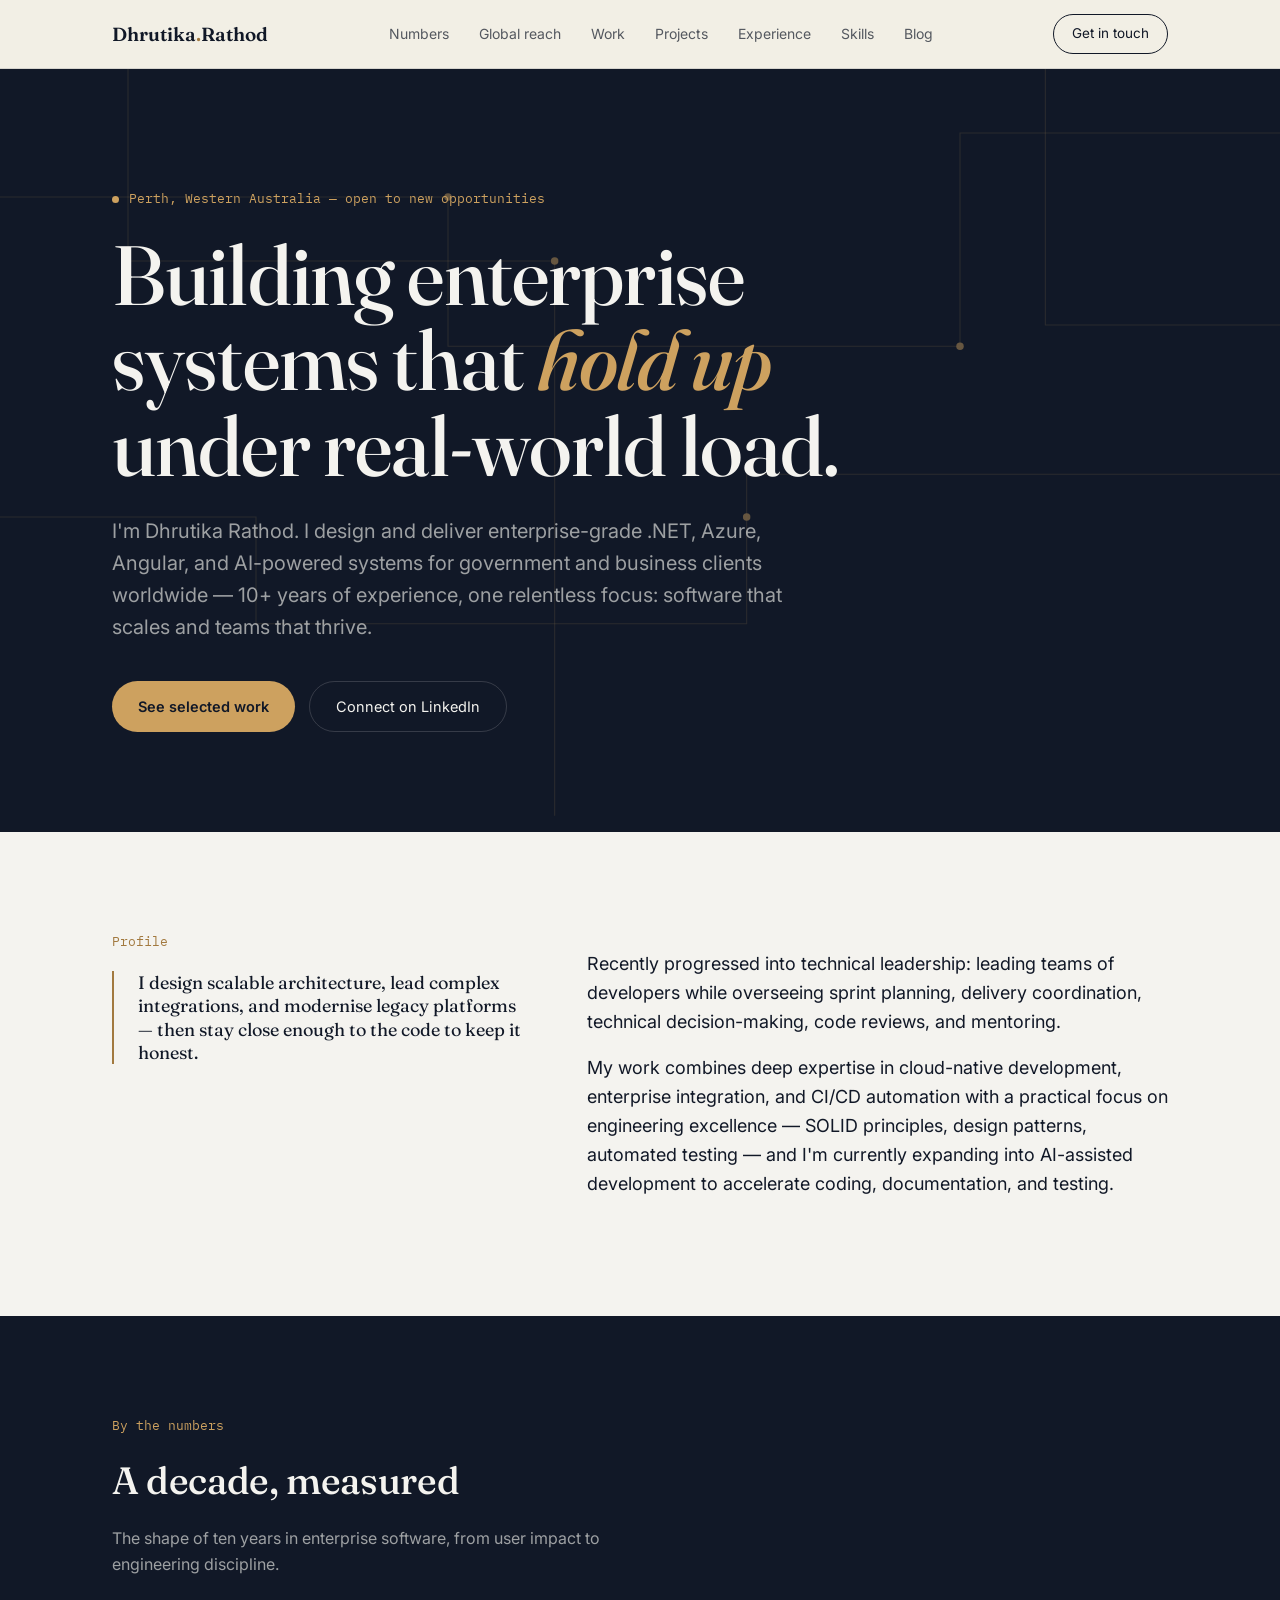
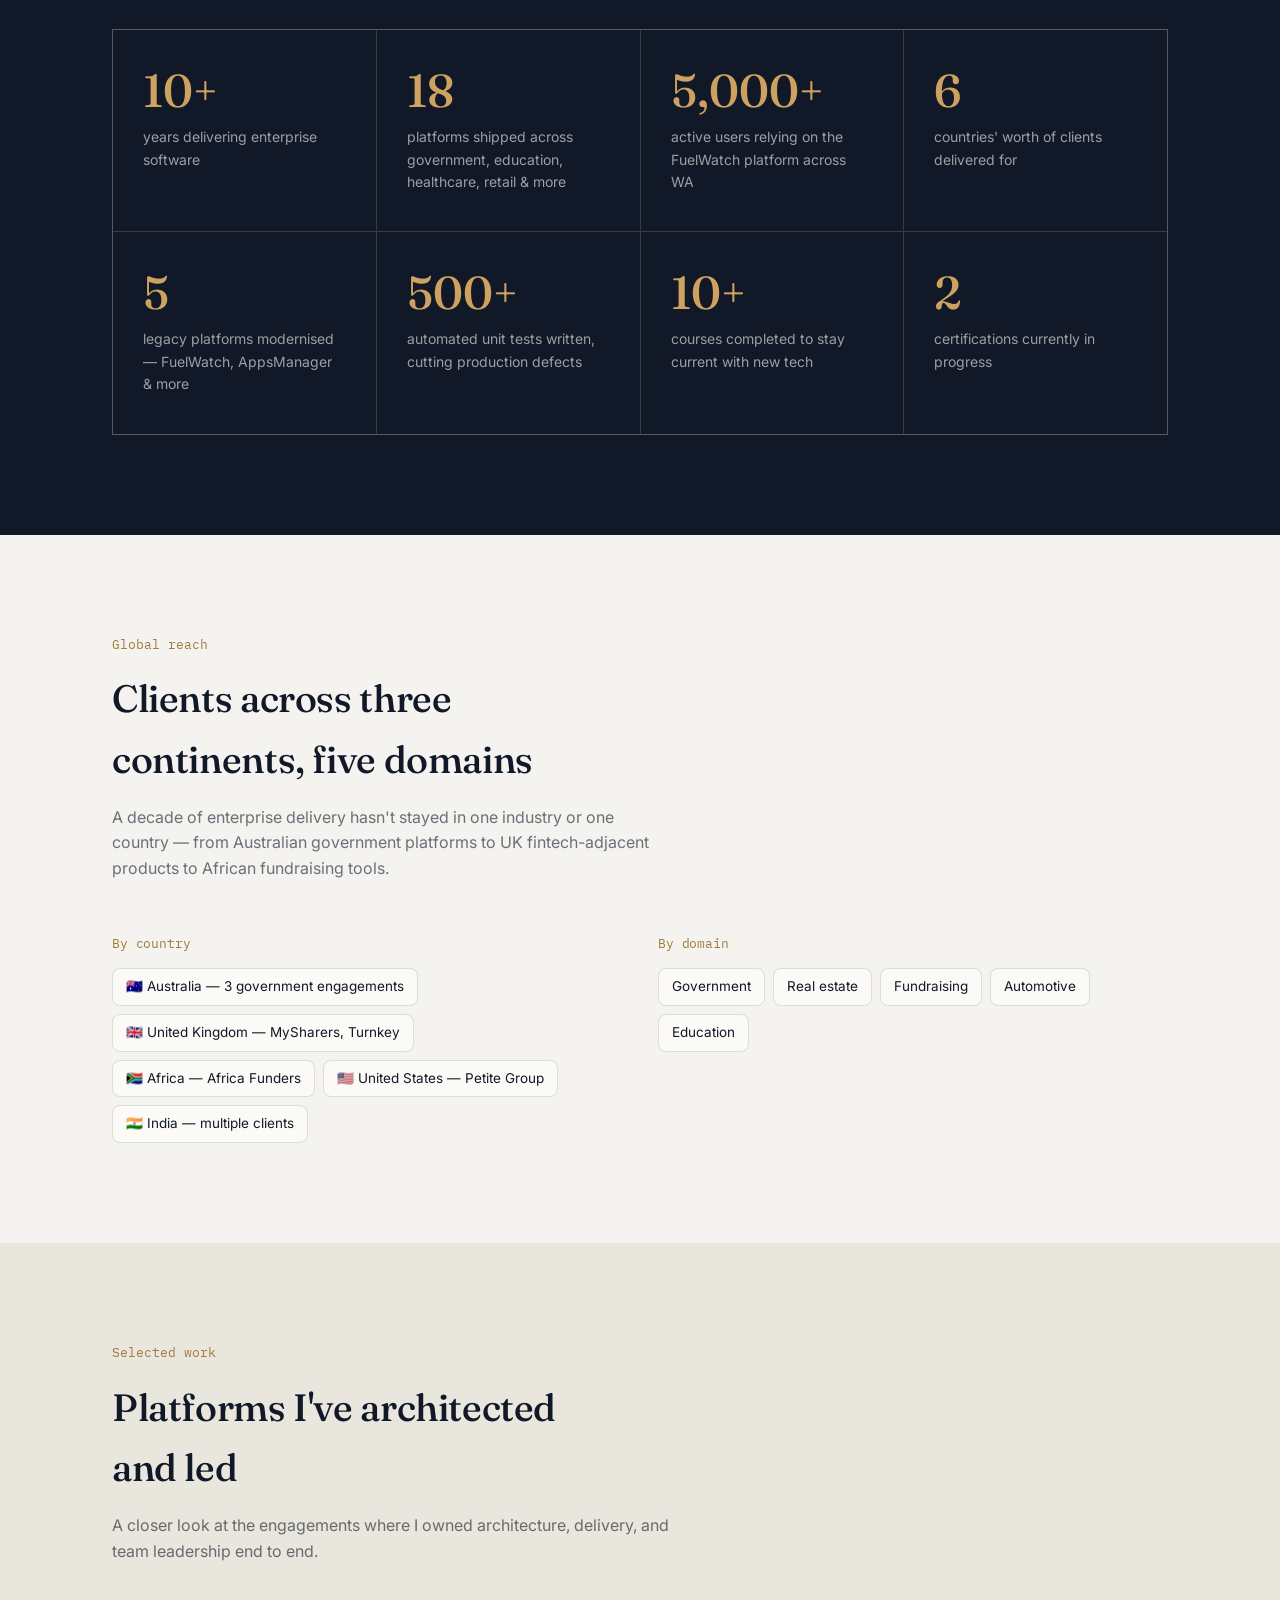
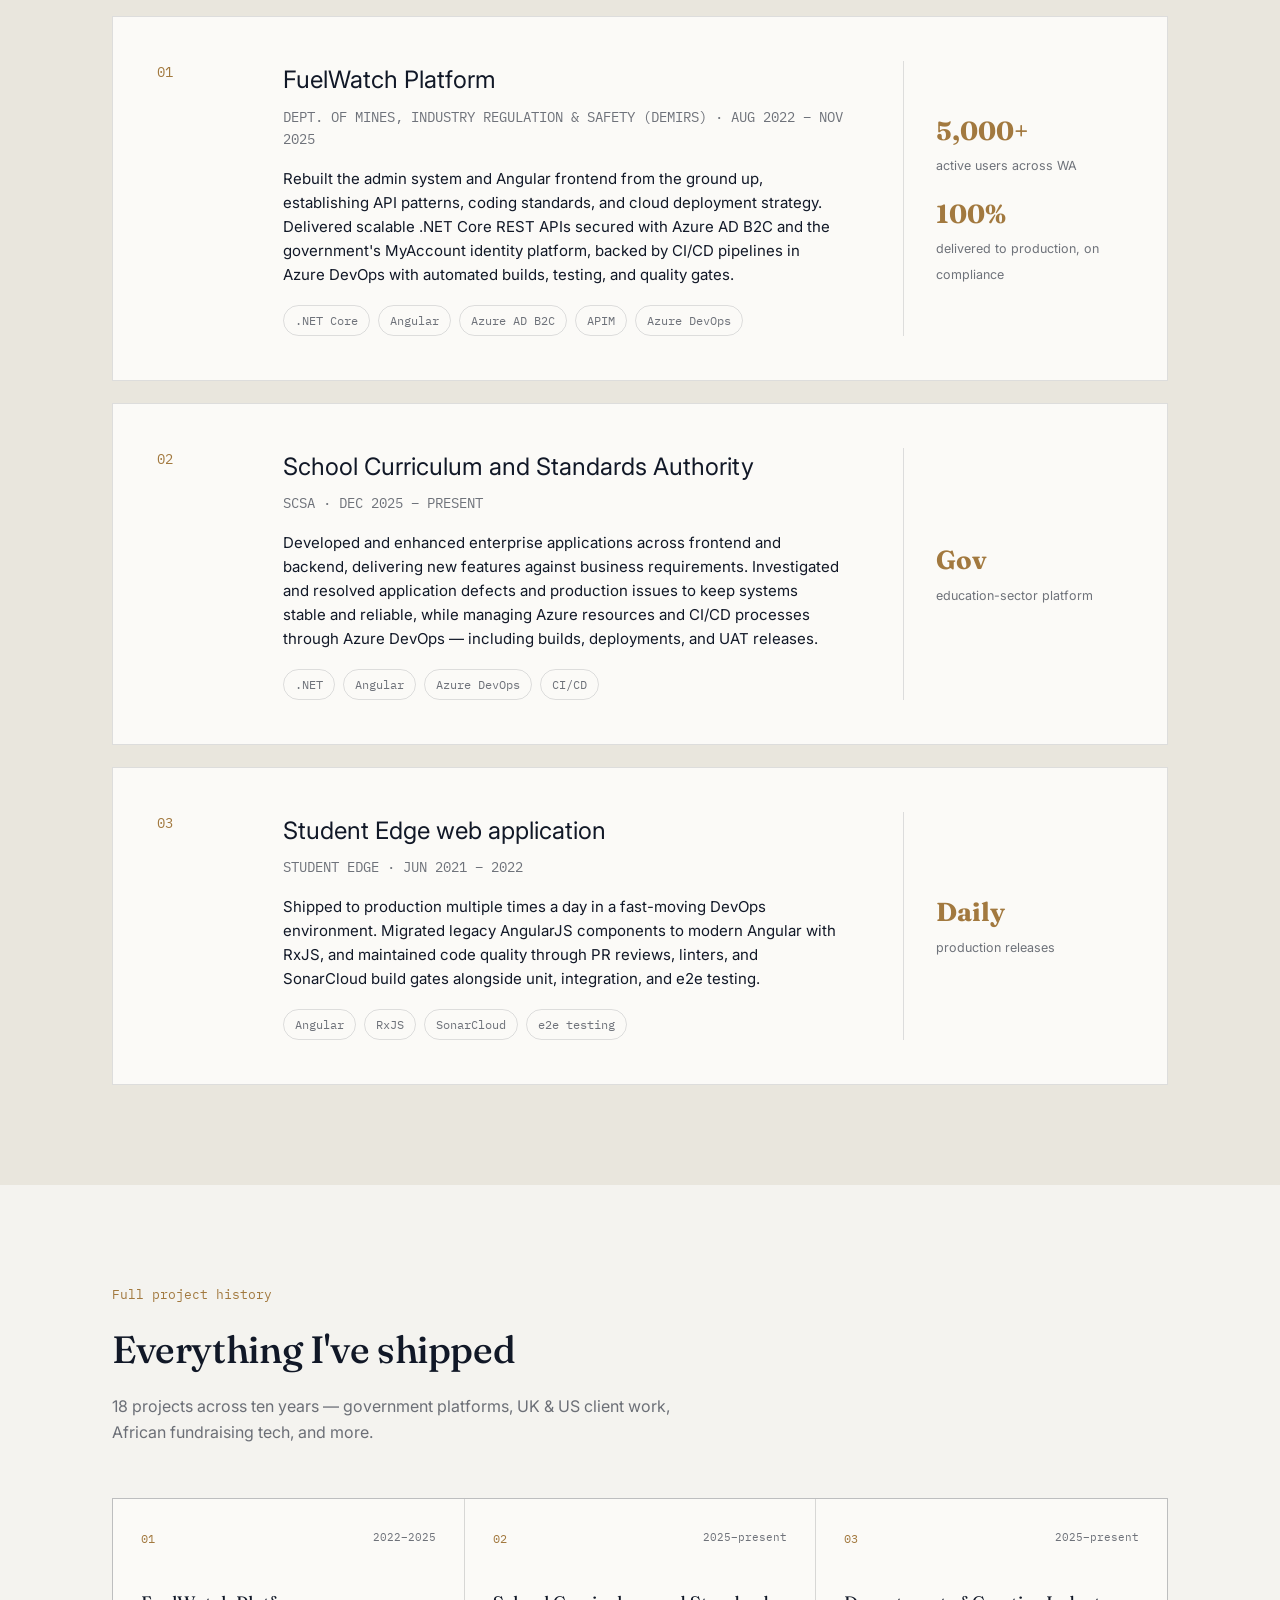
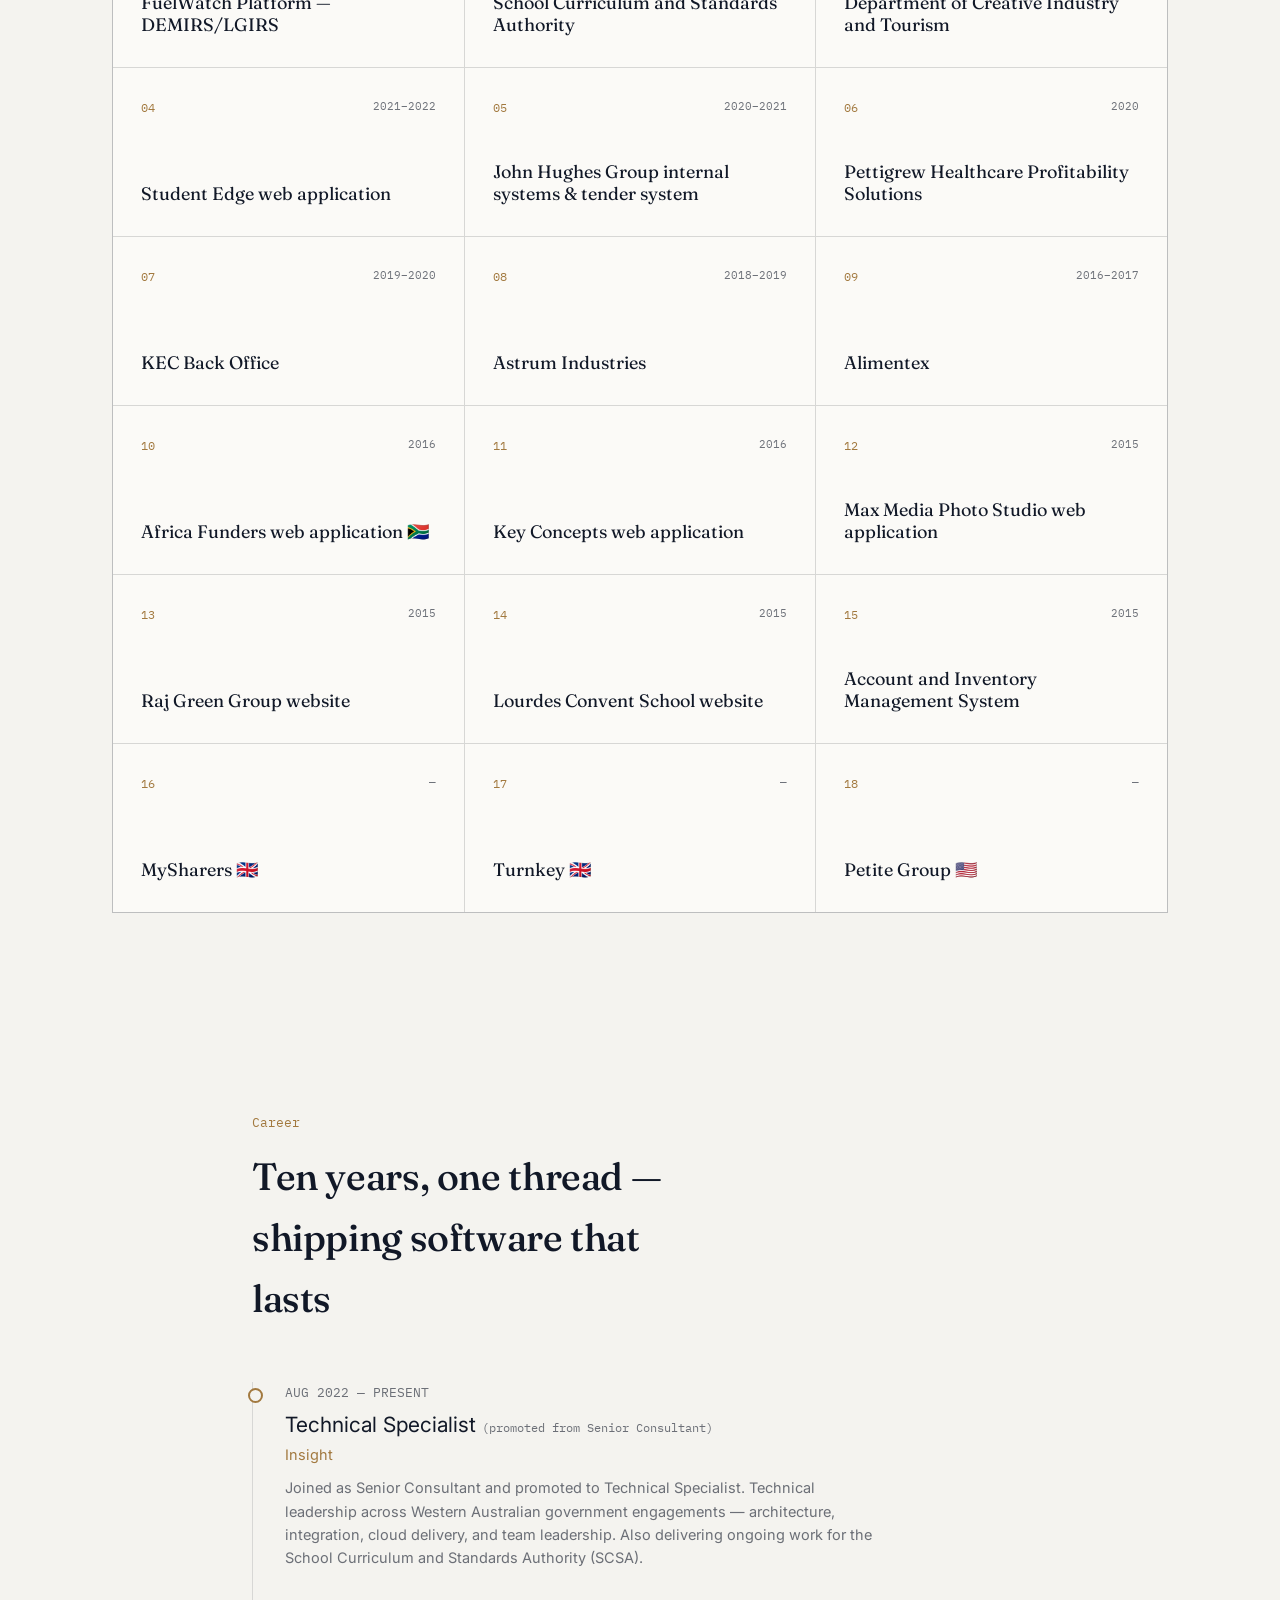
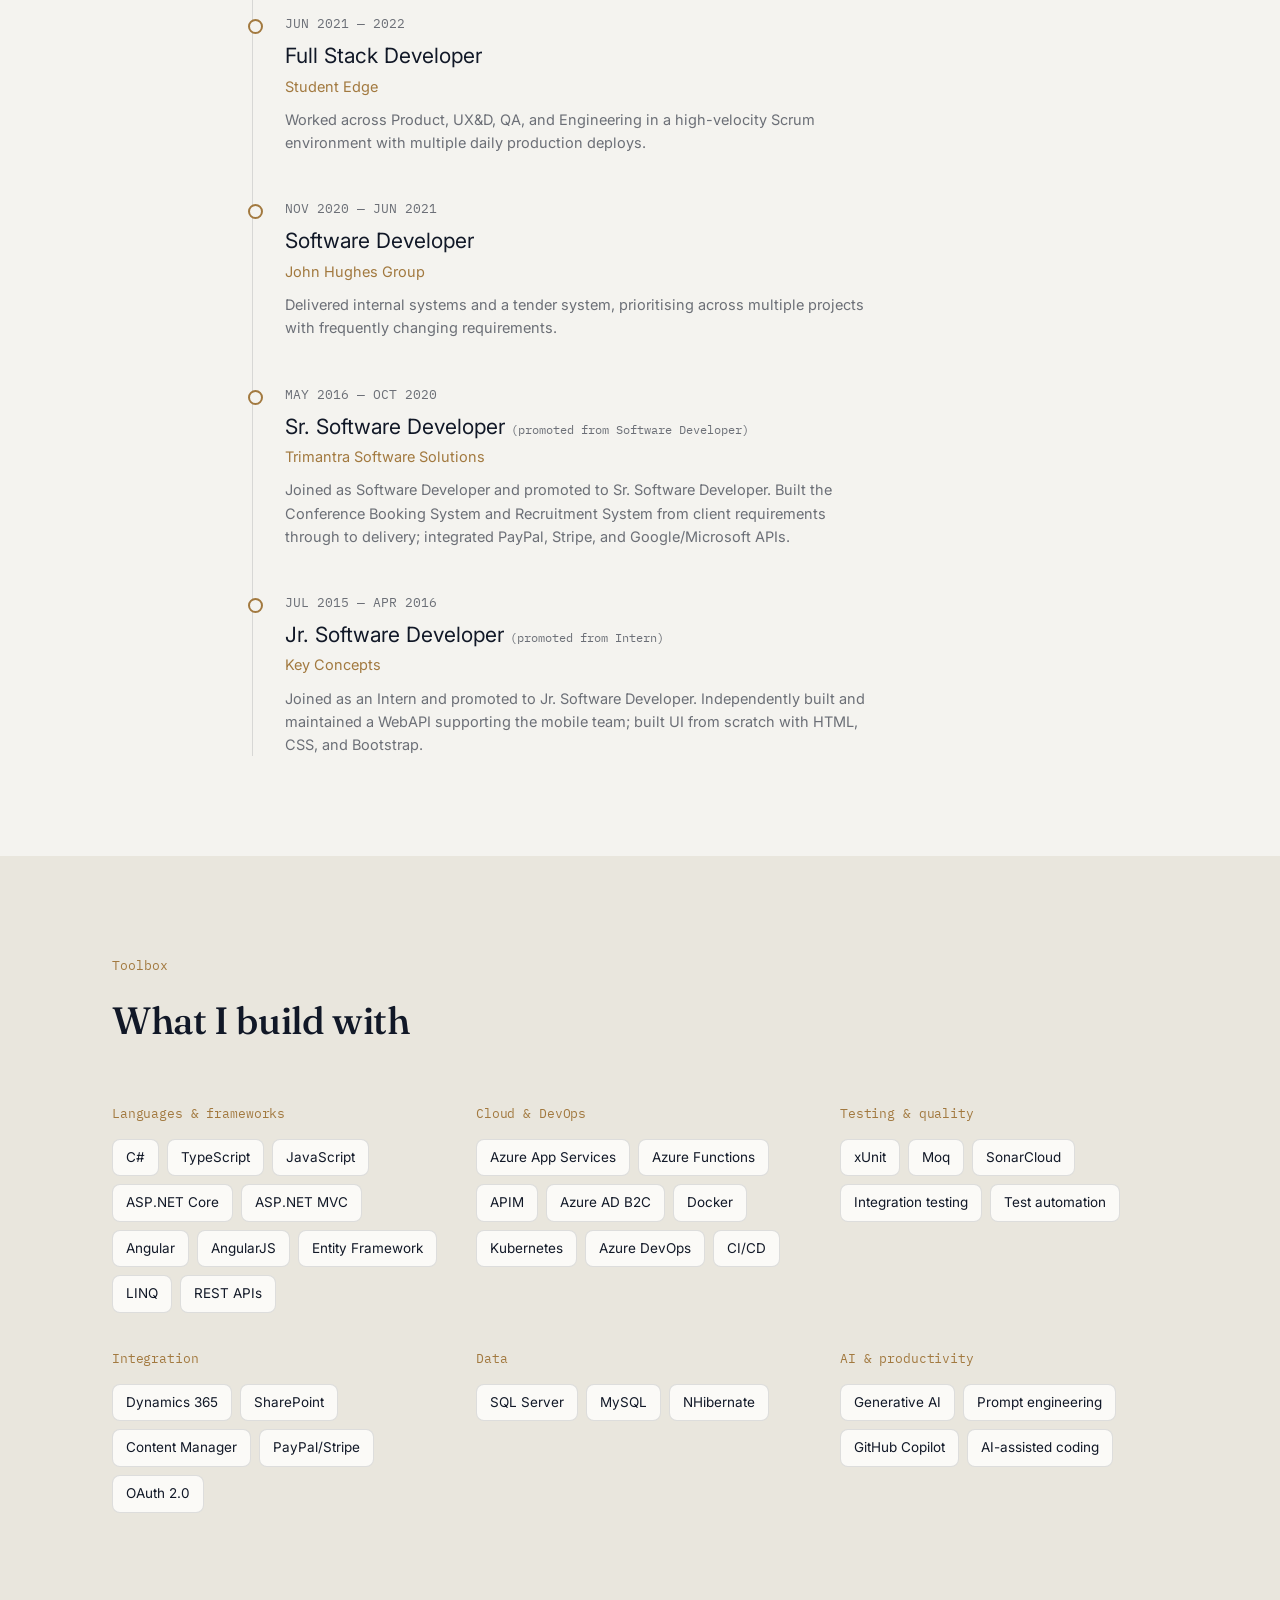
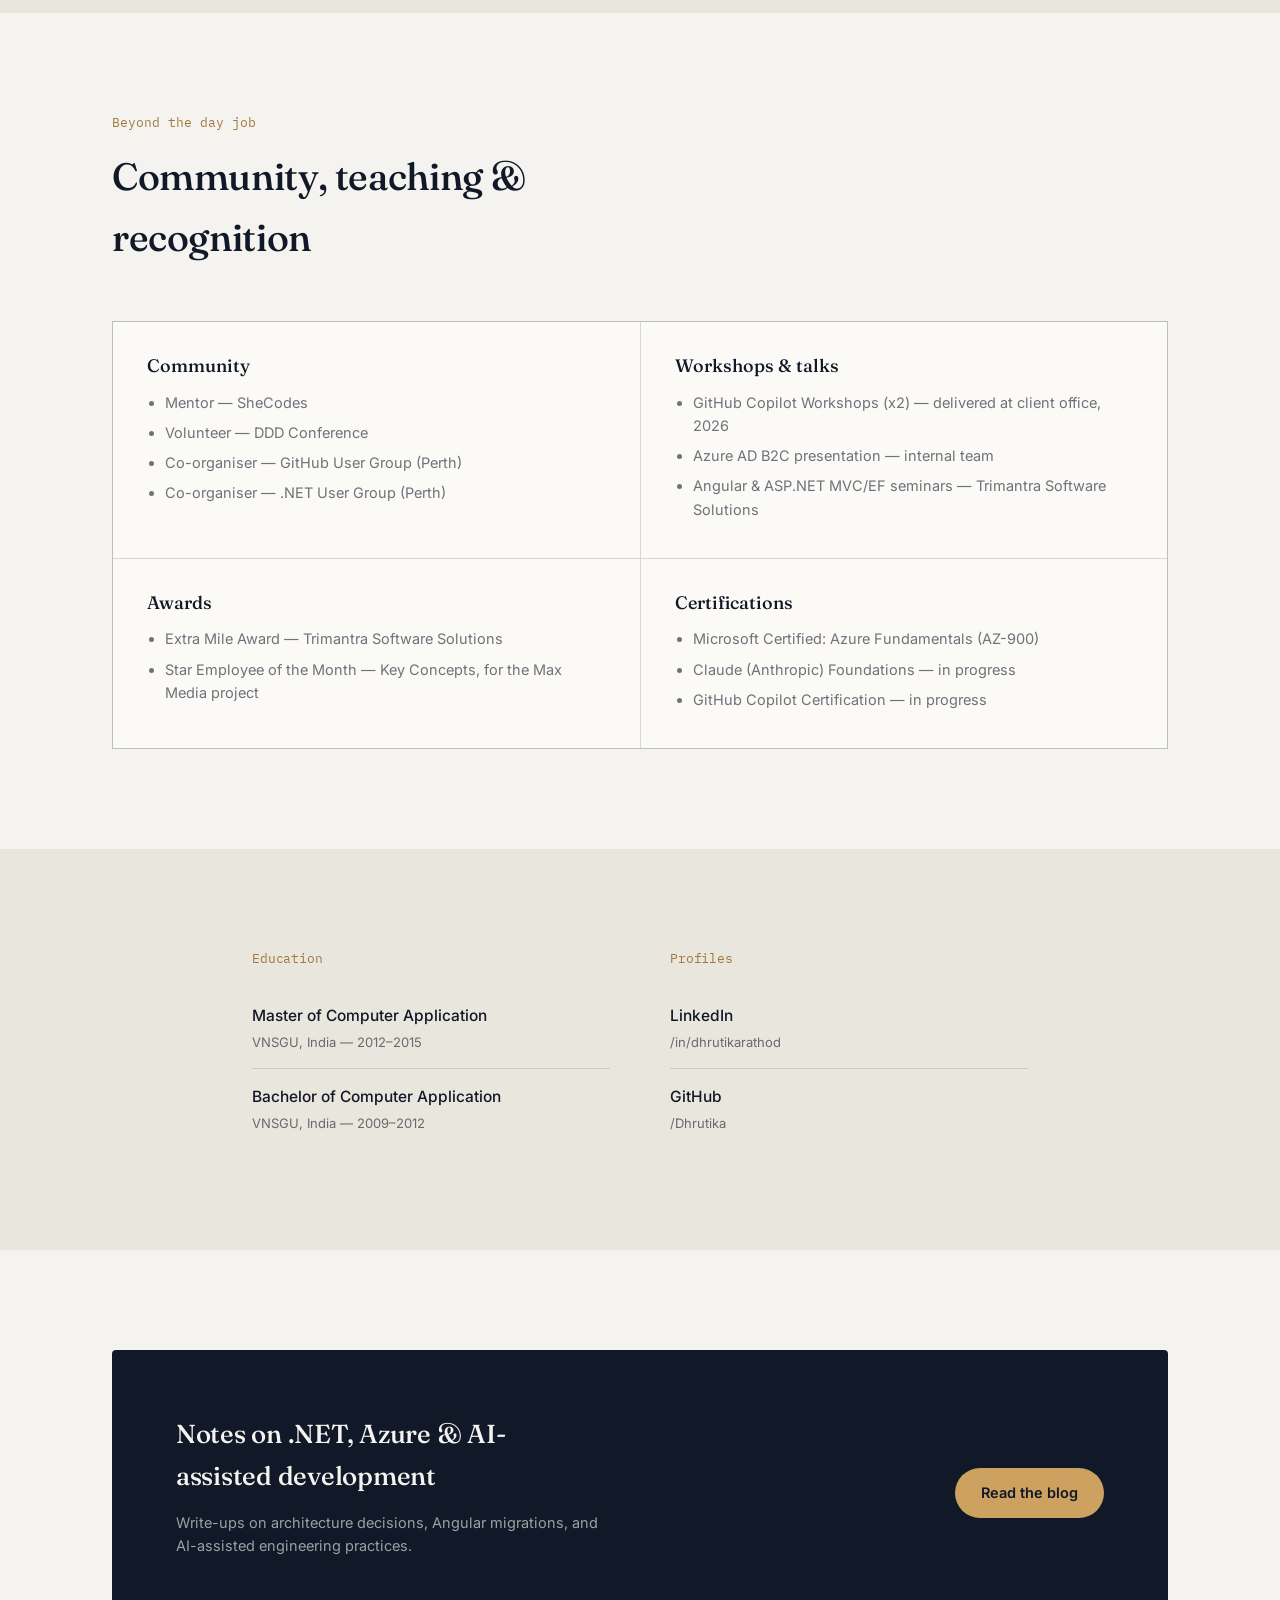
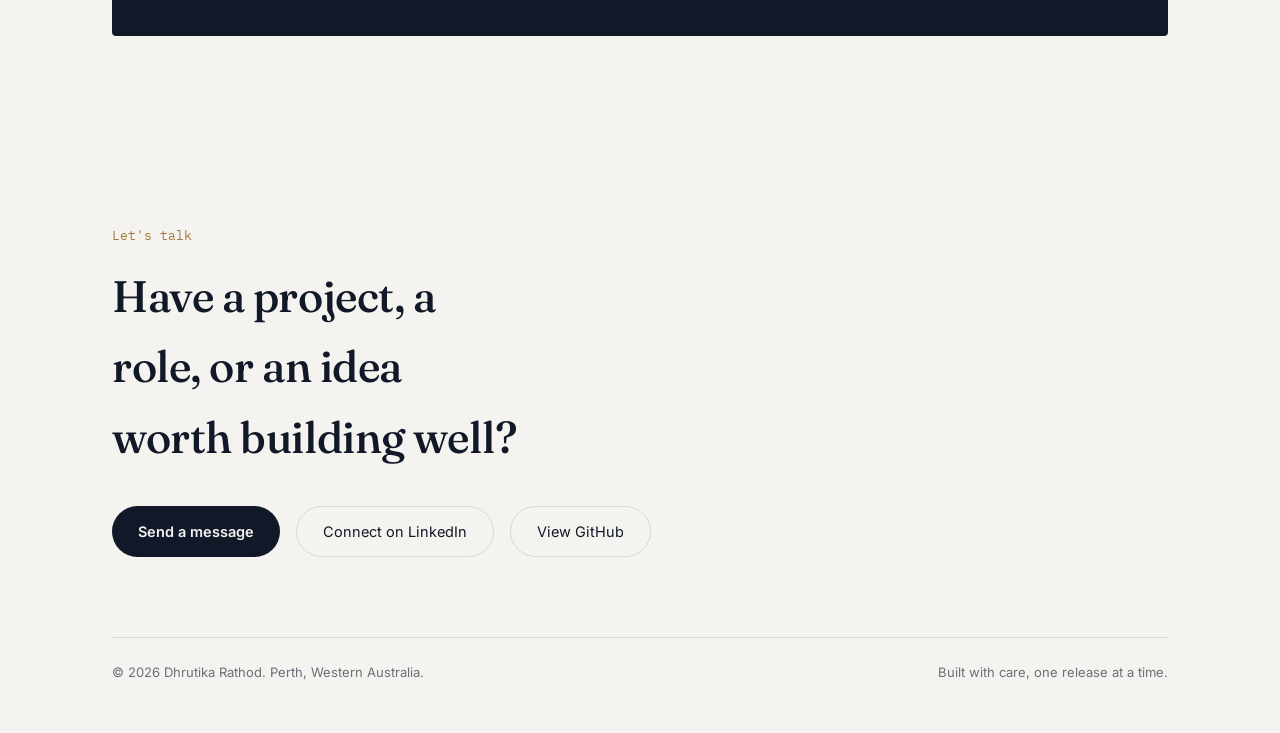
<file: index.html>
<!DOCTYPE html>
<html lang="en">
<head>
<meta charset="UTF-8">
<meta name="viewport" content="width=device-width, initial-scale=1.0">
<title>Dhrutika Rathod — Technical Specialist &amp; Senior Full Stack Developer</title>
<meta name="description" content="Portfolio of Dhrutika Rathod, Technical Specialist and Senior Full Stack Developer — .NET, Azure, Angular.">
<link rel="preconnect" href="https://fonts.googleapis.com">
<link rel="preconnect" href="https://fonts.gstatic.com" crossorigin>
<link href="https://fonts.googleapis.com/css2?family=Fraunces:opsz,wght@9..144,400;9..144,500;9..144,600;9..144,680&family=IBM+Plex+Mono:wght@400;500&family=Inter:wght@400;500;600;700&display=swap" rel="stylesheet">
<link rel="stylesheet" href="assets/style.css">
</head>
<body>

<nav>
  <div class="wrap">
    <div class="brand">Dhrutika<span>.</span>Rathod</div>
    <div class="navlinks">
      <a href="#numbers">Numbers</a>
      <a href="#global">Global reach</a>
      <a href="#work">Work</a>
      <a href="#tiles">Projects</a>
      <a href="#experience">Experience</a>
      <a href="#skills">Skills</a>
      <a href="blog.html">Blog</a>
    </div>
    <a class="nav-cta" href="contact.html">Get in touch</a>
  </div>
</nav>

<header class="hero">
  <svg class="hero-lines" viewBox="0 0 1200 700" preserveAspectRatio="none" xmlns="http://www.w3.org/2000/svg">
    <g stroke="rgba(205,161,95,0.28)" stroke-width="1" fill="none">
      <path d="M0,120 H420 V260 H900 V60 H1200"/>
      <path d="M0,420 H240 V520 H700 V380 H1200"/>
      <path d="M120,0 V180 H520 V700"/>
      <path d="M980,0 V240 H1200"/>
    </g>
    <g fill="#cda15f" opacity="0.9">
      <circle cx="420" cy="120" r="3.5"/>
      <circle cx="900" cy="260" r="3.5"/>
      <circle cx="700" cy="420" r="3.5"/>
      <circle cx="520" cy="180" r="3.5"/>
    </g>
  </svg>
  <div class="wrap hero-inner">
    <div class="hero-eyebrow"><span class="dot"></span>Perth, Western Australia — open to new opportunities</div>
    <h1>Building enterprise systems that <em>hold up</em> under real-world load.</h1>
    <p class="hero-role">I'm Dhrutika Rathod. I design and deliver enterprise-grade .NET, Azure, Angular, and AI-powered systems for government and business clients worldwide — 10+ years of experience, one relentless focus: software that scales and teams that thrive.</p>
    <div class="hero-links">
      <a class="btn btn-primary" href="#work">See selected work</a>
      <a class="btn btn-ghost" href="https://www.linkedin.com/in/dhrutikarathod" target="_blank" rel="noopener">Connect on LinkedIn</a>
    </div>
  </div>
</header>

<section id="about">
  <div class="wrap">
    <div class="summary-grid">
      <div>
        <div class="sec-eyebrow mono">Profile</div>
        <p class="pull">I design scalable architecture, lead complex integrations, and modernise legacy platforms — then stay close enough to the code to keep it honest.</p>
      </div>
      <div>
        <p>Recently progressed into technical leadership: leading teams of developers while overseeing sprint planning, delivery coordination, technical decision-making, code reviews, and mentoring.</p>
        <p>My work combines deep expertise in cloud-native development, enterprise integration, and CI/CD automation with a practical focus on engineering excellence — SOLID principles, design patterns, automated testing — and I'm currently expanding into AI-assisted development to accelerate coding, documentation, and testing.</p>
      </div>
    </div>
  </div>
</section>

<section id="numbers" class="numbers-band">
  <div class="wrap">
    <div class="sec-head">
      <div class="sec-eyebrow mono">By the numbers</div>
      <h2>A decade, measured</h2>
      <p class="sec-sub">The shape of ten years in enterprise software, from user impact to engineering discipline.</p>
    </div>
    <div class="numbers-grid">
      <div class="num-cell"><b data-count="10" data-suffix="+">0</b><span>years delivering enterprise software</span></div>
      <div class="num-cell"><b data-count="18" data-suffix="">0</b><span>platforms shipped across government, education, healthcare, retail &amp; more</span></div>
      <div class="num-cell"><b data-count="5000" data-suffix="+">0</b><span>active users relying on the FuelWatch platform across WA</span></div>
      <div class="num-cell"><b data-count="6" data-suffix="">0</b><span>countries' worth of clients delivered for</span></div>
      <div class="num-cell"><b data-count="5" data-suffix="">0</b><span>legacy platforms modernised — FuelWatch, AppsManager &amp; more</span></div>
      <div class="num-cell"><b data-count="500" data-suffix="+">0</b><span>automated unit tests written, cutting production defects</span></div>
      <div class="num-cell"><b data-count="10" data-suffix="+">0</b><span>courses completed to stay current with new tech</span></div>
      <div class="num-cell"><b data-count="2" data-suffix="">0</b><span>certifications currently in progress</span></div>
    </div>
  </div>
</section>

<section id="global">
  <div class="wrap">
    <div class="sec-head">
      <div class="sec-eyebrow mono">Global reach</div>
      <h2>Clients across three continents, five domains</h2>
      <p class="sec-sub">A decade of enterprise delivery hasn't stayed in one industry or one country — from Australian government platforms to UK fintech-adjacent products to African fundraising tools.</p>
    </div>
    <div class="skill-groups" style="grid-template-columns:1fr 1fr;">
      <div class="skill-group">
        <h3>By country</h3>
        <div class="cloud">
          <span>🇦🇺 Australia — 3 government engagements</span>
          <span>🇬🇧 United Kingdom — MySharers, Turnkey</span>
          <span>🇿🇦 Africa — Africa Funders</span>
          <span>🇺🇸 United States — Petite Group</span>
          <span>🇮🇳 India — multiple clients</span>
        </div>
      </div>
      <div class="skill-group">
        <h3>By domain</h3>
        <div class="cloud">
          <span>Government</span>
          <span>Real estate</span>
          <span>Fundraising</span>
          <span>Automotive</span>
          <span>Education</span>
        </div>
      </div>
    </div>
  </div>
</section>

<section id="work" class="band-alt">
  <div class="wrap">
    <div class="sec-head">
      <div class="sec-eyebrow mono">Selected work</div>
      <h2>Platforms I've architected and led</h2>
      <p class="sec-sub">A closer look at the engagements where I owned architecture, delivery, and team leadership end to end.</p>
    </div>
    <div class="proj-cards">

      <div class="proj-card">
        <div class="proj-index mono">01</div>
        <div>
          <div class="proj-title">FuelWatch Platform</div>
          <div class="proj-org">DEPT. OF MINES, INDUSTRY REGULATION &amp; SAFETY (DEMIRS) · AUG 2022 – NOV 2025</div>
          <div class="proj-desc">Rebuilt the admin system and Angular frontend from the ground up, establishing API patterns, coding standards, and cloud deployment strategy. Delivered scalable .NET Core REST APIs secured with Azure AD B2C and the government's MyAccount identity platform, backed by CI/CD pipelines in Azure DevOps with automated builds, testing, and quality gates.</div>
          <div class="proj-tags">
            <span class="tag">.NET Core</span><span class="tag">Angular</span><span class="tag">Azure AD B2C</span><span class="tag">APIM</span><span class="tag">Azure DevOps</span>
          </div>
        </div>
        <div class="proj-metrics">
          <div class="metric"><b>5,000+</b><span>active users across WA</span></div>
          <div class="metric"><b>100%</b><span>delivered to production, on compliance</span></div>
        </div>
      </div>

      <div class="proj-card">
        <div class="proj-index mono">02</div>
        <div>
          <div class="proj-title">School Curriculum and Standards Authority</div>
          <div class="proj-org">SCSA · DEC 2025 – PRESENT</div>
          <div class="proj-desc">Developed and enhanced enterprise applications across frontend and backend, delivering new features against business requirements. Investigated and resolved application defects and production issues to keep systems stable and reliable, while managing Azure resources and CI/CD processes through Azure DevOps — including builds, deployments, and UAT releases.</div>
          <div class="proj-tags">
            <span class="tag">.NET</span><span class="tag">Angular</span><span class="tag">Azure DevOps</span><span class="tag">CI/CD</span>
          </div>
        </div>
        <div class="proj-metrics">
          <div class="metric"><b>Gov</b><span>education-sector platform</span></div>
        </div>
      </div>

      <div class="proj-card">
        <div class="proj-index mono">03</div>
        <div>
          <div class="proj-title">Student Edge web application</div>
          <div class="proj-org">STUDENT EDGE · JUN 2021 – 2022</div>
          <div class="proj-desc">Shipped to production multiple times a day in a fast-moving DevOps environment. Migrated legacy AngularJS components to modern Angular with RxJS, and maintained code quality through PR reviews, linters, and SonarCloud build gates alongside unit, integration, and e2e testing.</div>
          <div class="proj-tags">
            <span class="tag">Angular</span><span class="tag">RxJS</span><span class="tag">SonarCloud</span><span class="tag">e2e testing</span>
          </div>
        </div>
        <div class="proj-metrics">
          <div class="metric"><b>Daily</b><span>production releases</span></div>
        </div>
      </div>

    </div>
  </div>
</section>

<section id="tiles">
  <div class="wrap">
    <div class="sec-head">
      <div class="sec-eyebrow mono">Full project history</div>
      <h2>Everything I've shipped</h2>
      <p class="sec-sub">18 projects across ten years — government platforms, UK &amp; US client work, African fundraising tech, and more.</p>
    </div>
    <div class="tiles-grid">
      <div class="tile"><div class="tile-top"><span class="tile-index mono">01</span><span class="tile-date mono">2022–2025</span></div><div class="tile-name">FuelWatch Platform — DEMIRS/LGIRS</div></div>
      <div class="tile"><div class="tile-top"><span class="tile-index mono">02</span><span class="tile-date mono">2025–present</span></div><div class="tile-name">School Curriculum and Standards Authority</div></div>
      <div class="tile"><div class="tile-top"><span class="tile-index mono">03</span><span class="tile-date mono">2025–present</span></div><div class="tile-name">Department of Creative Industry and Tourism</div></div>
      <div class="tile"><div class="tile-top"><span class="tile-index mono">04</span><span class="tile-date mono">2021–2022</span></div><div class="tile-name">Student Edge web application</div></div>
      <div class="tile"><div class="tile-top"><span class="tile-index mono">05</span><span class="tile-date mono">2020–2021</span></div><div class="tile-name">John Hughes Group internal systems &amp; tender system</div></div>
      <div class="tile"><div class="tile-top"><span class="tile-index mono">06</span><span class="tile-date mono">2020</span></div><div class="tile-name">Pettigrew Healthcare Profitability Solutions</div></div>
      <div class="tile"><div class="tile-top"><span class="tile-index mono">07</span><span class="tile-date mono">2019–2020</span></div><div class="tile-name">KEC Back Office</div></div>
      <div class="tile"><div class="tile-top"><span class="tile-index mono">08</span><span class="tile-date mono">2018–2019</span></div><div class="tile-name">Astrum Industries</div></div>
      <div class="tile"><div class="tile-top"><span class="tile-index mono">09</span><span class="tile-date mono">2016–2017</span></div><div class="tile-name">Alimentex</div></div>
      <div class="tile"><div class="tile-top"><span class="tile-index mono">10</span><span class="tile-date mono">2016</span></div><div class="tile-name">Africa Funders web application 🇿🇦</div></div>
      <div class="tile"><div class="tile-top"><span class="tile-index mono">11</span><span class="tile-date mono">2016</span></div><div class="tile-name">Key Concepts web application</div></div>
      <div class="tile"><div class="tile-top"><span class="tile-index mono">12</span><span class="tile-date mono">2015</span></div><div class="tile-name">Max Media Photo Studio web application</div></div>
      <div class="tile"><div class="tile-top"><span class="tile-index mono">13</span><span class="tile-date mono">2015</span></div><div class="tile-name">Raj Green Group website</div></div>
      <div class="tile"><div class="tile-top"><span class="tile-index mono">14</span><span class="tile-date mono">2015</span></div><div class="tile-name">Lourdes Convent School website</div></div>
      <div class="tile"><div class="tile-top"><span class="tile-index mono">15</span><span class="tile-date mono">2015</span></div><div class="tile-name">Account and Inventory Management System</div></div>
      <div class="tile"><div class="tile-top"><span class="tile-index mono">16</span><span class="tile-date mono">—</span></div><div class="tile-name">MySharers 🇬🇧</div></div>
      <div class="tile"><div class="tile-top"><span class="tile-index mono">17</span><span class="tile-date mono">—</span></div><div class="tile-name">Turnkey 🇬🇧</div></div>
      <div class="tile"><div class="tile-top"><span class="tile-index mono">18</span><span class="tile-date mono">—</span></div><div class="tile-name">Petite Group 🇺🇸</div></div>
    </div>
  </div>
</section>

<section id="experience">
  <div class="wrap-narrow">
    <div class="sec-head">
      <div class="sec-eyebrow mono">Career</div>
      <h2>Ten years, one thread — shipping software that lasts</h2>
    </div>
    <div class="timeline">
      <div class="tl-item">
        <div class="tl-date">AUG 2022 — PRESENT</div>
        <div class="tl-role">Technical Specialist <span class="mono" style="font-size:12px; color:var(--text-dim); font-weight:400;">(promoted from Senior Consultant)</span></div>
        <div class="tl-org">Insight</div>
        <div class="tl-desc">Joined as Senior Consultant and promoted to Technical Specialist. Technical leadership across Western Australian government engagements — architecture, integration, cloud delivery, and team leadership. Also delivering ongoing work for the School Curriculum and Standards Authority (SCSA).</div>
      </div>
      <div class="tl-item">
        <div class="tl-date">JUN 2021 — 2022</div>
        <div class="tl-role">Full Stack Developer</div>
        <div class="tl-org">Student Edge</div>
        <div class="tl-desc">Worked across Product, UX&amp;D, QA, and Engineering in a high-velocity Scrum environment with multiple daily production deploys.</div>
      </div>
      <div class="tl-item">
        <div class="tl-date">NOV 2020 — JUN 2021</div>
        <div class="tl-role">Software Developer</div>
        <div class="tl-org">John Hughes Group</div>
        <div class="tl-desc">Delivered internal systems and a tender system, prioritising across multiple projects with frequently changing requirements.</div>
      </div>
      <div class="tl-item">
        <div class="tl-date">MAY 2016 — OCT 2020</div>
        <div class="tl-role">Sr. Software Developer <span class="mono" style="font-size:12px; color:var(--text-dim); font-weight:400;">(promoted from Software Developer)</span></div>
        <div class="tl-org">Trimantra Software Solutions</div>
        <div class="tl-desc">Joined as Software Developer and promoted to Sr. Software Developer. Built the Conference Booking System and Recruitment System from client requirements through to delivery; integrated PayPal, Stripe, and Google/Microsoft APIs.</div>
      </div>
      <div class="tl-item">
        <div class="tl-date">JUL 2015 — APR 2016</div>
        <div class="tl-role">Jr. Software Developer <span class="mono" style="font-size:12px; color:var(--text-dim); font-weight:400;">(promoted from Intern)</span></div>
        <div class="tl-org">Key Concepts</div>
        <div class="tl-desc">Joined as an Intern and promoted to Jr. Software Developer. Independently built and maintained a WebAPI supporting the mobile team; built UI from scratch with HTML, CSS, and Bootstrap.</div>
      </div>
    </div>
  </div>
</section>

<section id="skills" class="band-alt">
  <div class="wrap">
    <div class="sec-head">
      <div class="sec-eyebrow mono">Toolbox</div>
      <h2>What I build with</h2>
    </div>
    <div class="skill-groups">
      <div class="skill-group">
        <h3>Languages &amp; frameworks</h3>
        <div class="cloud">
          <span>C#</span><span>TypeScript</span><span>JavaScript</span><span>ASP.NET Core</span><span>ASP.NET MVC</span><span>Angular</span><span>AngularJS</span><span>Entity Framework</span><span>LINQ</span><span>REST APIs</span>
        </div>
      </div>
      <div class="skill-group">
        <h3>Cloud &amp; DevOps</h3>
        <div class="cloud">
          <span>Azure App Services</span><span>Azure Functions</span><span>APIM</span><span>Azure AD B2C</span><span>Docker</span><span>Kubernetes</span><span>Azure DevOps</span><span>CI/CD</span>
        </div>
      </div>
      <div class="skill-group">
        <h3>Testing &amp; quality</h3>
        <div class="cloud">
          <span>xUnit</span><span>Moq</span><span>SonarCloud</span><span>Integration testing</span><span>Test automation</span>
        </div>
      </div>
      <div class="skill-group">
        <h3>Integration</h3>
        <div class="cloud">
          <span>Dynamics 365</span><span>SharePoint</span><span>Content Manager</span><span>PayPal/Stripe</span><span>OAuth 2.0</span>
        </div>
      </div>
      <div class="skill-group">
        <h3>Data</h3>
        <div class="cloud">
          <span>SQL Server</span><span>MySQL</span><span>NHibernate</span>
        </div>
      </div>
      <div class="skill-group">
        <h3>AI &amp; productivity</h3>
        <div class="cloud">
          <span>Generative AI</span><span>Prompt engineering</span><span>GitHub Copilot</span><span>AI-assisted coding</span>
        </div>
      </div>
    </div>
  </div>
</section>

<section id="recognition">
  <div class="wrap">
    <div class="sec-head">
      <div class="sec-eyebrow mono">Beyond the day job</div>
      <h2>Community, teaching &amp; recognition</h2>
    </div>
    <div class="rec-grid">
      <div class="rec-cell">
        <h4>Community</h4>
        <ul>
          <li>Mentor — SheCodes</li>
          <li>Volunteer — DDD Conference</li>
          <li>Co-organiser — GitHub User Group (Perth)</li>
          <li>Co-organiser — .NET User Group (Perth)</li>
        </ul>
      </div>
      <div class="rec-cell">
        <h4>Workshops &amp; talks</h4>
        <ul>
          <li>GitHub Copilot Workshops (x2) — delivered at client office, 2026</li>
          <li>Azure AD B2C presentation — internal team</li>
          <li>Angular &amp; ASP.NET MVC/EF seminars — Trimantra Software Solutions</li>
        </ul>
      </div>
      <div class="rec-cell">
        <h4>Awards</h4>
        <ul>
          <li>Extra Mile Award — Trimantra Software Solutions</li>
          <li>Star Employee of the Month — Key Concepts, for the Max Media project</li>
        </ul>
      </div>
      <div class="rec-cell">
        <h4>Certifications</h4>
        <ul>
          <li>Microsoft Certified: Azure Fundamentals (AZ-900)</li>
          <li>Claude (Anthropic) Foundations — in progress</li>
          <li>GitHub Copilot Certification — in progress</li>
        </ul>
      </div>
    </div>
  </div>
</section>

<section id="education" class="band-alt">
  <div class="wrap-narrow">
    <div class="creds-grid">
      <div>
        <h3>Education</h3>
        <div class="cred-item"><div class="t1">Master of Computer Application</div><div class="t2">VNSGU, India — 2012–2015</div></div>
        <div class="cred-item"><div class="t1">Bachelor of Computer Application</div><div class="t2">VNSGU, India — 2009–2012</div></div>
      </div>
      <div>
        <h3>Profiles</h3>
        <div class="cred-item"><div class="t1">LinkedIn</div><div class="t2">/in/dhrutikarathod</div></div>
        <div class="cred-item"><div class="t1">GitHub</div><div class="t2">/Dhrutika</div></div>
      </div>
    </div>
  </div>
</section>

<section id="notes">
  <div class="wrap">
    <div class="blog-stub">
      <div>
        <h3>Notes on .NET, Azure &amp; AI-assisted development</h3>
        <p>Write-ups on architecture decisions, Angular migrations, and AI-assisted engineering practices.</p>
      </div>
      <a class="btn btn-primary" href="blog.html">Read the blog</a>
    </div>
  </div>
</section>

<footer id="contact">
  <div class="wrap">
    <div class="contact-cta">
      <div class="sec-eyebrow mono">Let's talk</div>
      <h2>Have a project, a role, or an idea worth building well?</h2>
      <div class="contact-links">
        <a class="btn btn-primary" style="background:var(--ink); color:var(--paper);" href="contact.html">Send a message</a>
        <a class="btn btn-ghost" style="border-color:var(--line); color:var(--ink);" href="https://www.linkedin.com/in/dhrutikarathod" target="_blank" rel="noopener">Connect on LinkedIn</a>
        <a class="btn btn-ghost" style="border-color:var(--line); color:var(--ink);" href="https://github.com/Dhrutika" target="_blank" rel="noopener">View GitHub</a>
      </div>
    </div>
    <div class="foot-bottom">
      <div>© <span id="year"></span> Dhrutika Rathod. Perth, Western Australia.</div>
      <div>Built with care, one release at a time.</div>
    </div>
  </div>
</footer>

<script>
  document.getElementById('year').textContent = new Date().getFullYear();

  // Count-up animation for numeric stats, triggered once when scrolled into view.
  function animateCount(el){
    const target = parseInt(el.getAttribute('data-count'), 10);
    const suffix = el.getAttribute('data-suffix') || '';
    const duration = 1400;
    const start = performance.now();
    function tick(now){
      const progress = Math.min((now - start) / duration, 1);
      const eased = 1 - Math.pow(1 - progress, 3);
      const value = Math.round(target * eased);
      el.textContent = value.toLocaleString() + suffix;
      if(progress < 1){ requestAnimationFrame(tick); }
      else { el.textContent = target.toLocaleString() + suffix; }
    }
    requestAnimationFrame(tick);
  }

  const countEls = document.querySelectorAll('[data-count]');
  if('IntersectionObserver' in window){
    const observer = new IntersectionObserver((entries)=>{
      entries.forEach(entry=>{
        if(entry.isIntersecting){
          animateCount(entry.target);
          observer.unobserve(entry.target);
        }
      });
    }, { threshold: 0.4 });
    countEls.forEach(el=> observer.observe(el));
  } else {
    countEls.forEach(el=>{
      el.textContent = el.getAttribute('data-count') + (el.getAttribute('data-suffix')||'');
    });
  }
</script>

</body>
</html>
</file>
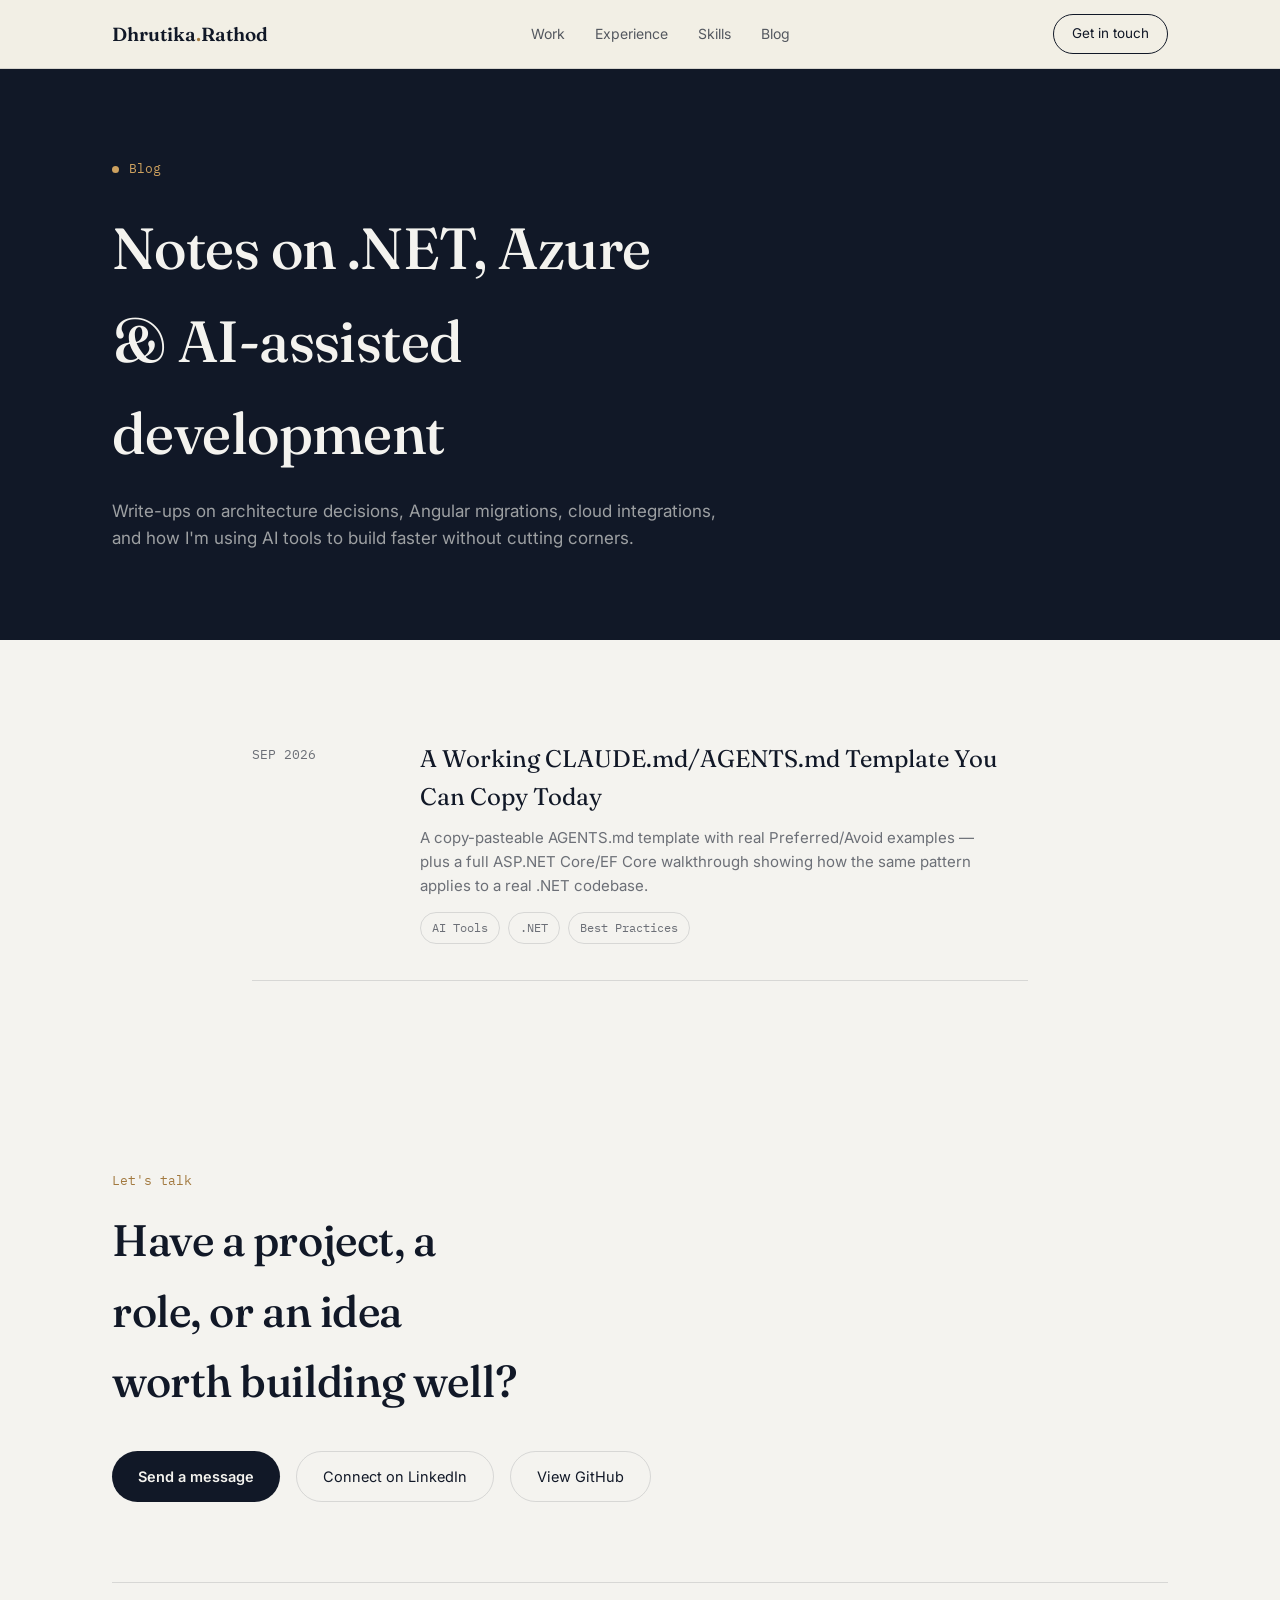
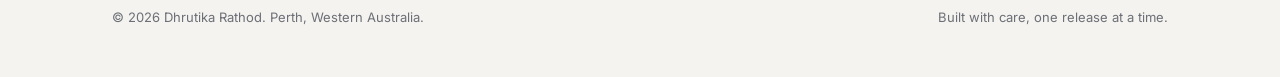
<file: blog.html>
<!DOCTYPE html>
<html lang="en">
<head>
<meta charset="UTF-8">
<meta name="viewport" content="width=device-width, initial-scale=1.0">
<title>Blog — Dhrutika Rathod</title>
<meta name="description" content="Notes on .NET, Azure, Angular and AI-assisted development from Dhrutika Rathod.">
<link rel="preconnect" href="https://fonts.googleapis.com">
<link rel="preconnect" href="https://fonts.gstatic.com" crossorigin>
<link href="https://fonts.googleapis.com/css2?family=Fraunces:opsz,wght@9..144,400;9..144,500;9..144,600;9..144,680&family=IBM+Plex+Mono:wght@400;500&family=Inter:wght@400;500;600;700&display=swap" rel="stylesheet">
<link rel="stylesheet" href="assets/style.css">
</head>
<body>

<nav>
  <div class="wrap">
    <div class="brand"><a href="index.html" style="text-decoration:none; color:inherit;">Dhrutika<span>.</span>Rathod</a></div>
    <div class="navlinks">
      <a href="index.html#work">Work</a>
      <a href="index.html#experience">Experience</a>
      <a href="index.html#skills">Skills</a>
      <a href="blog.html">Blog</a>
    </div>
    <a class="nav-cta" href="contact.html">Get in touch</a>
  </div>
</nav>

<header class="blog-hero">
  <div class="wrap">
    <div class="hero-eyebrow"><span class="dot"></span>Blog</div>
    <h1>Notes on .NET, Azure &amp; AI-assisted development</h1>
    <p>Write-ups on architecture decisions, Angular migrations, cloud integrations, and how I'm using AI tools to build faster without cutting corners.</p>
  </div>
</header>

<section>
  <div class="wrap-narrow">
    <div class="post-list">

      <a class="post-card" href="blog/agents-md-template.html">
        <div class="post-date mono">SEP 2026</div>
        <div>
          <div class="post-title">A Working CLAUDE.md/AGENTS.md Template You Can Copy Today</div>
          <div class="post-excerpt">A copy-pasteable AGENTS.md template with real Preferred/Avoid examples — plus a full ASP.NET Core/EF Core walkthrough showing how the same pattern applies to a real .NET codebase.</div>
          <div class="post-tags">
            <span class="tag">AI Tools</span><span class="tag">.NET</span><span class="tag">Best Practices</span>
          </div>
        </div>
      </a>

      <!--
        To add a new post:
        1. Copy blog/hello-world.html to blog/your-post-slug.html and edit its content.
        2. Copy the <a class="post-card"> block above, update the href, date, title, excerpt and tags.
        3. Paste it here, above the oldest post, so newest posts stay on top.
      -->

    </div>
  </div>
</section>

<footer id="contact">
  <div class="wrap">
    <div class="contact-cta">
      <div class="sec-eyebrow mono">Let's talk</div>
      <h2>Have a project, a role, or an idea worth building well?</h2>
      <div class="contact-links">
        <a class="btn btn-primary" style="background:var(--ink); color:var(--paper);" href="contact.html">Send a message</a>
        <a class="btn btn-ghost" style="border-color:var(--line); color:var(--ink);" href="https://www.linkedin.com/in/dhrutikarathod" target="_blank" rel="noopener">Connect on LinkedIn</a>
        <a class="btn btn-ghost" style="border-color:var(--line); color:var(--ink);" href="https://github.com/Dhrutika" target="_blank" rel="noopener">View GitHub</a>
      </div>
    </div>
    <div class="foot-bottom">
      <div>© <span id="year"></span> Dhrutika Rathod. Perth, Western Australia.</div>
      <div>Built with care, one release at a time.</div>
    </div>
  </div>
</footer>

<script>
  document.getElementById('year').textContent = new Date().getFullYear();
</script>

</body>
</html>
</file>
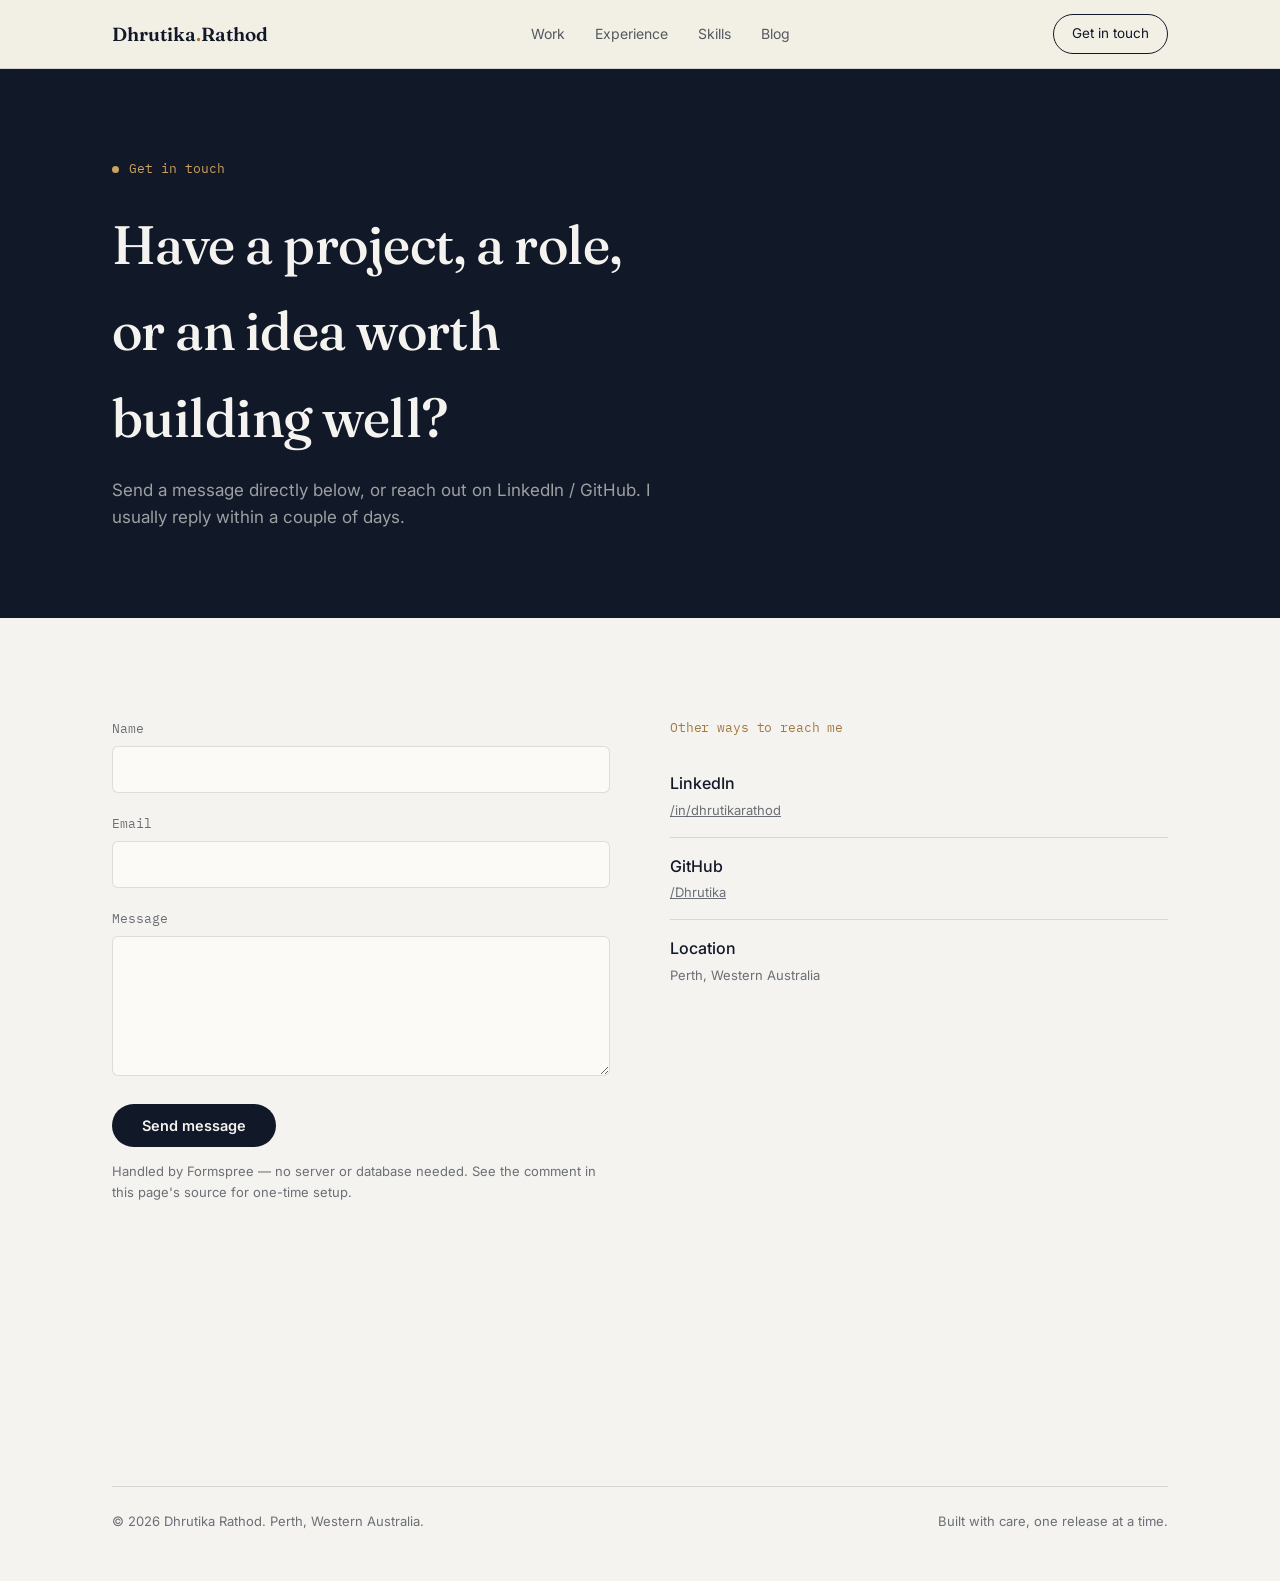
<file: contact.html>
<!DOCTYPE html>
<html lang="en">
<head>
<meta charset="UTF-8">
<meta name="viewport" content="width=device-width, initial-scale=1.0">
<title>Contact — Dhrutika Rathod</title>
<meta name="description" content="Get in touch with Dhrutika Rathod.">
<link rel="preconnect" href="https://fonts.googleapis.com">
<link rel="preconnect" href="https://fonts.gstatic.com" crossorigin>
<link href="https://fonts.googleapis.com/css2?family=Fraunces:opsz,wght@9..144,400;9..144,500;9..144,600;9..144,680&family=IBM+Plex+Mono:wght@400;500&family=Inter:wght@400;500;600;700&display=swap" rel="stylesheet">
<link rel="stylesheet" href="assets/style.css">
</head>
<body>

<nav>
  <div class="wrap">
    <div class="brand"><a href="index.html" style="text-decoration:none; color:inherit;">Dhrutika<span>.</span>Rathod</a></div>
    <div class="navlinks">
      <a href="index.html#work">Work</a>
      <a href="index.html#experience">Experience</a>
      <a href="index.html#skills">Skills</a>
      <a href="blog.html">Blog</a>
    </div>
    <a class="nav-cta" href="contact.html">Get in touch</a>
  </div>
</nav>

<header class="contact-hero">
  <div class="wrap">
    <div class="hero-eyebrow"><span class="dot"></span>Get in touch</div>
    <h1>Have a project, a role, or an idea worth building well?</h1>
    <p>Send a message directly below, or reach out on LinkedIn / GitHub. I usually reply within a couple of days.</p>
  </div>
</header>

<section>
  <div class="wrap">
    <div class="contact-layout">

      <div>
        <!--
          This form uses Formspree (https://formspree.io) — a free service that emails
          form submissions straight to your inbox, with zero backend code needed.

          To activate it:
          1. Create a free account at https://formspree.io
          2. Create a new form and copy the endpoint it gives you
             (looks like https://formspree.io/f/xxxxxxxx)
          3. Replace YOUR_FORM_ID below with that ID.
        -->
        <form action="https://formspree.io/f/YOUR_FORM_ID" method="POST">
          <div class="form-group">
            <label for="name">Name</label>
            <input type="text" id="name" name="name" required>
          </div>
          <div class="form-group">
            <label for="email">Email</label>
            <input type="email" id="email" name="_replyto" required>
          </div>
          <div class="form-group">
            <label for="message">Message</label>
            <textarea id="message" name="message" required></textarea>
          </div>
          <input type="hidden" name="_subject" value="New message from portfolio site">
          <button type="submit" class="submit-btn">Send message</button>
          <p class="form-note">Handled by Formspree — no server or database needed. See the comment in this page's source for one-time setup.</p>
        </form>
      </div>

      <div class="contact-side">
        <h3>Other ways to reach me</h3>
        <div class="cred-item"><div class="t1">LinkedIn</div><div class="t2"><a href="https://www.linkedin.com/in/dhrutikarathod" target="_blank" rel="noopener">/in/dhrutikarathod</a></div></div>
        <div class="cred-item"><div class="t1">GitHub</div><div class="t2"><a href="https://github.com/Dhrutika" target="_blank" rel="noopener">/Dhrutika</a></div></div>
        <div class="cred-item"><div class="t1">Location</div><div class="t2">Perth, Western Australia</div></div>
      </div>

    </div>
  </div>
</section>

<footer>
  <div class="wrap">
    <div class="foot-bottom">
      <div>© <span id="year"></span> Dhrutika Rathod. Perth, Western Australia.</div>
      <div>Built with care, one release at a time.</div>
    </div>
  </div>
</footer>

<script>
  document.getElementById('year').textContent = new Date().getFullYear();
</script>

</body>
</html>
</file>
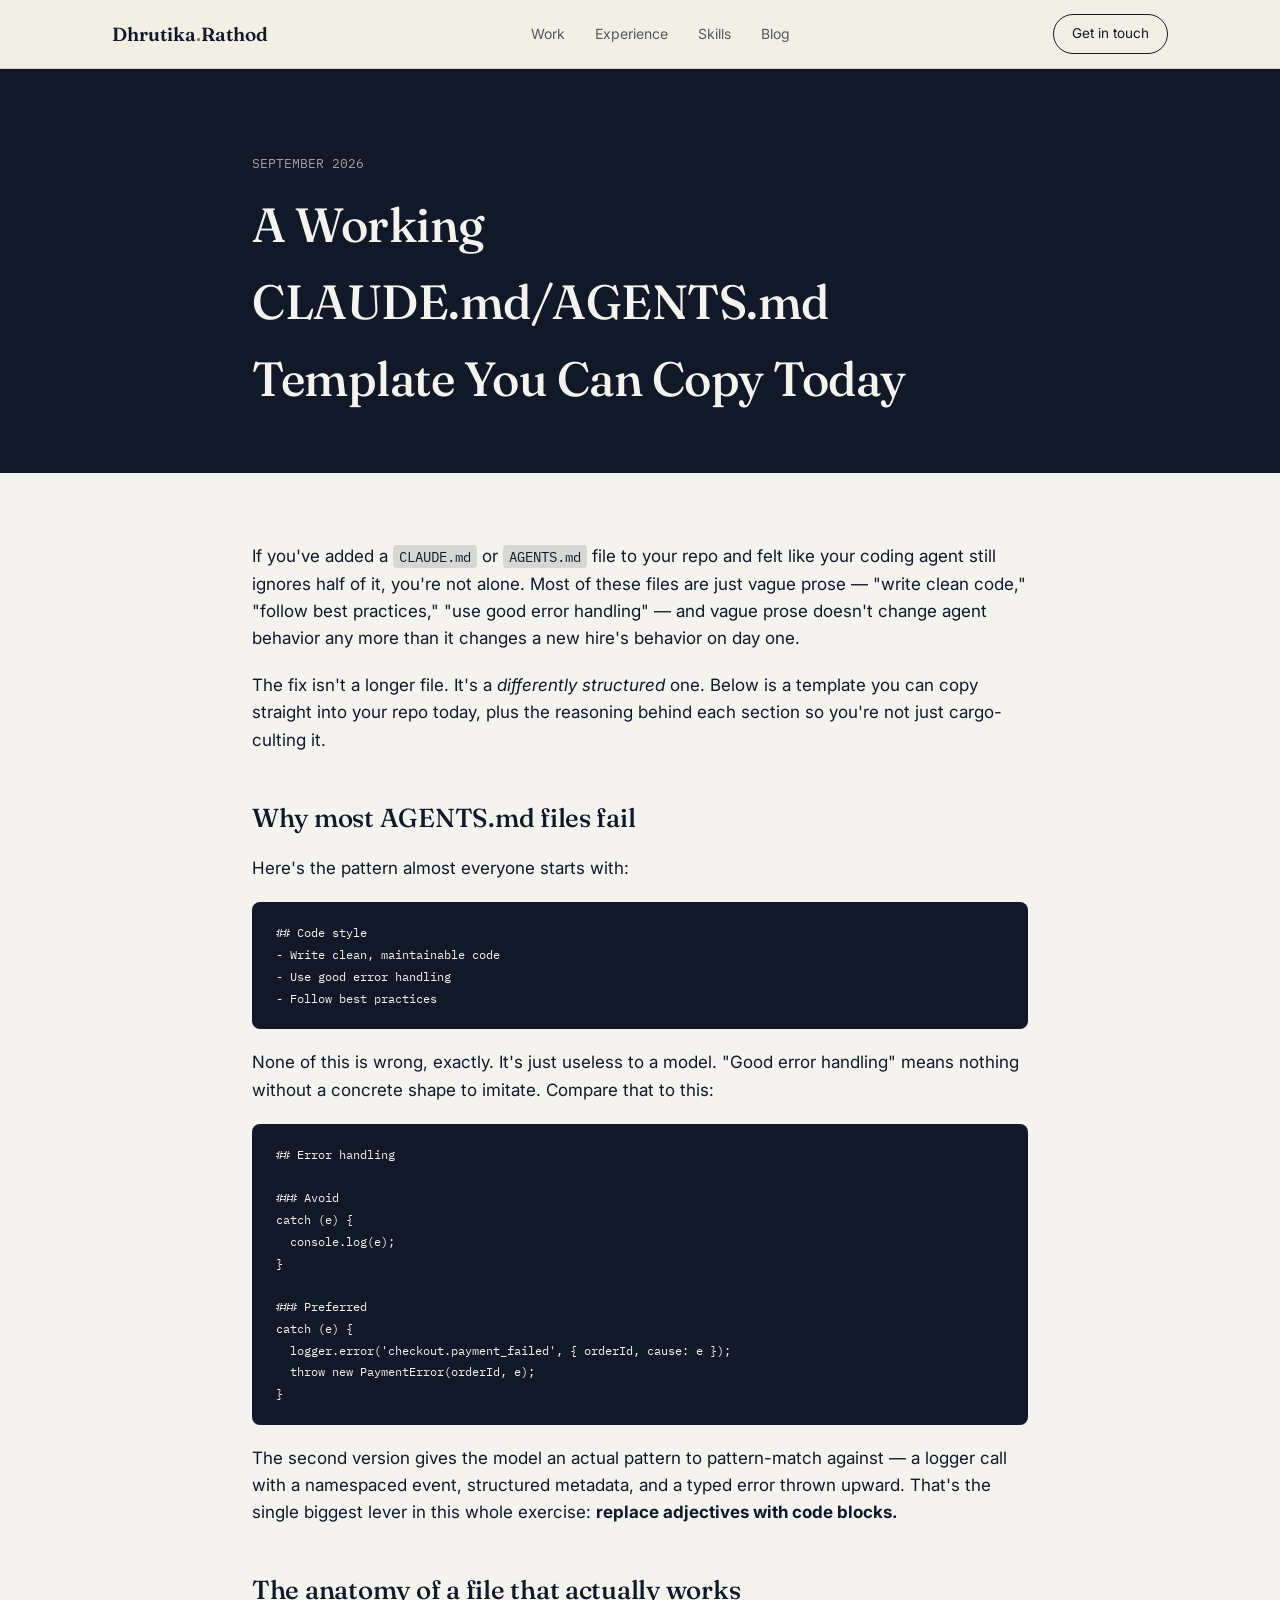
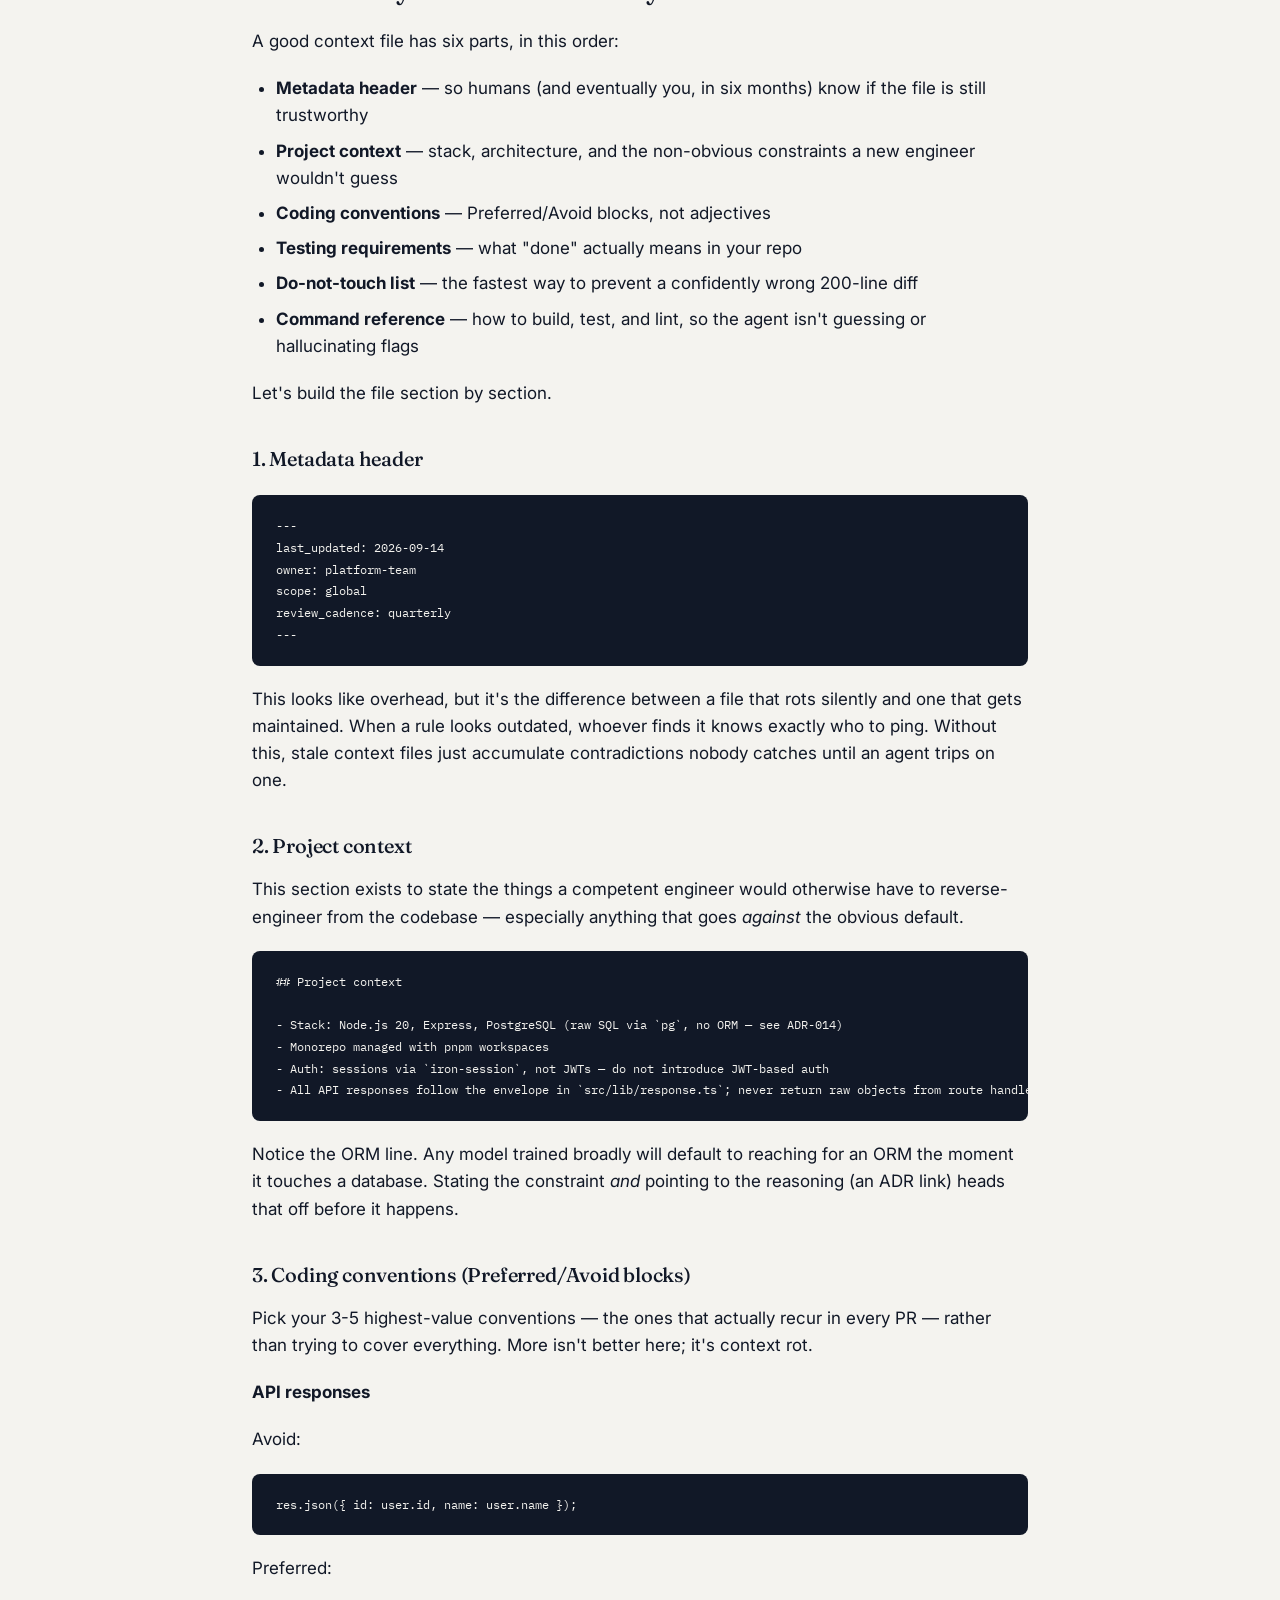
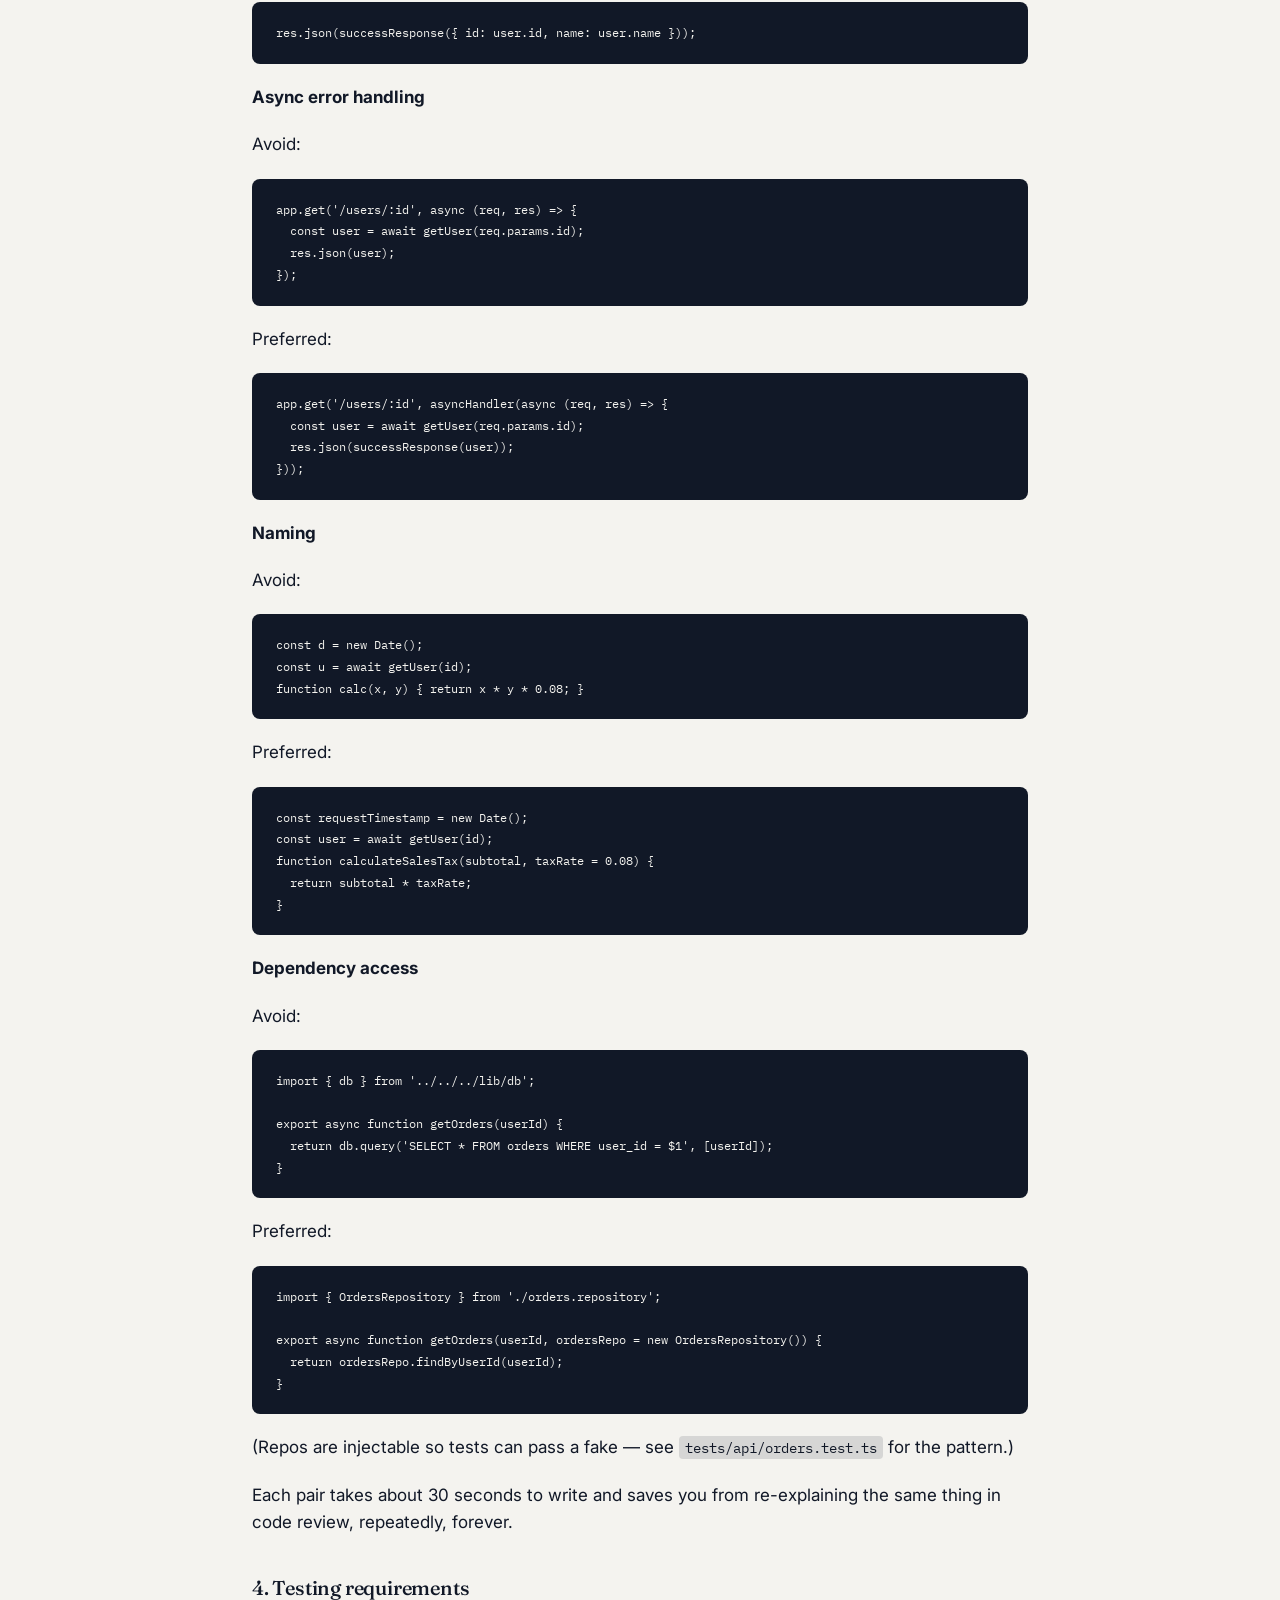
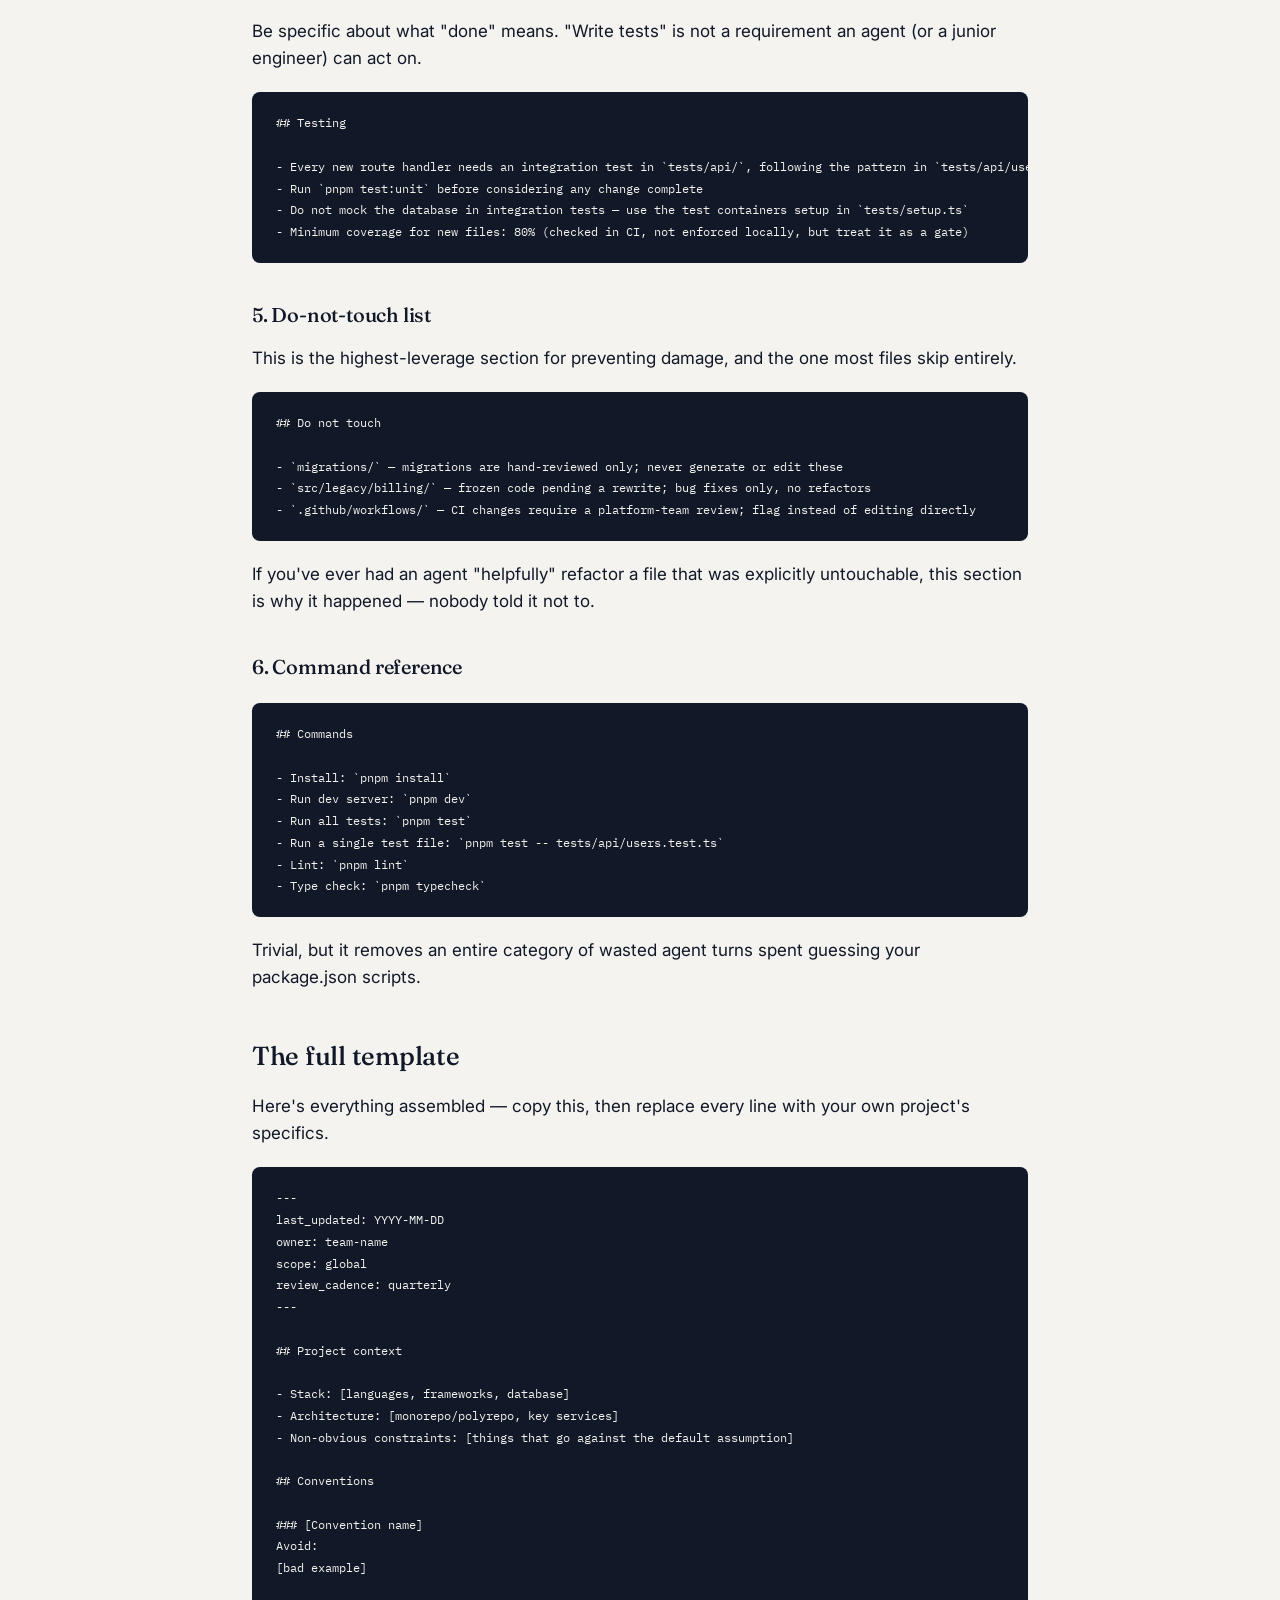
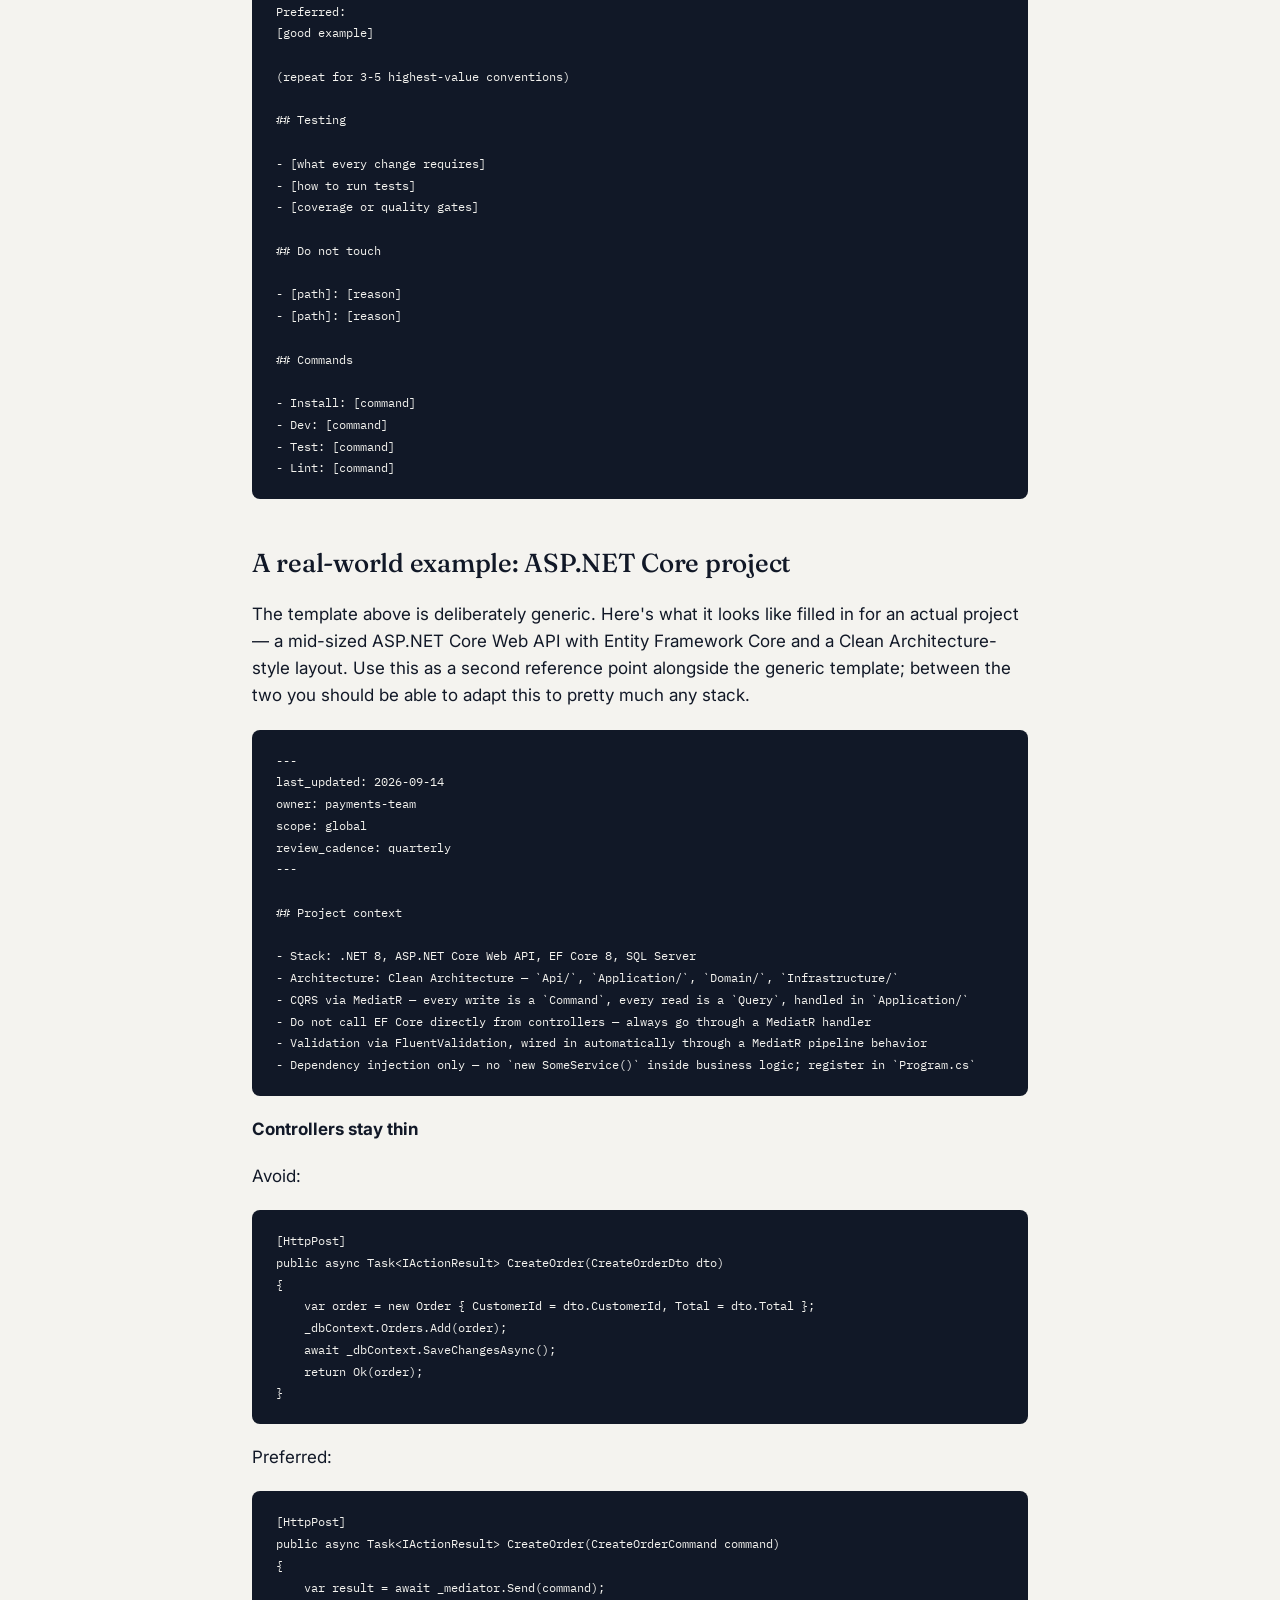
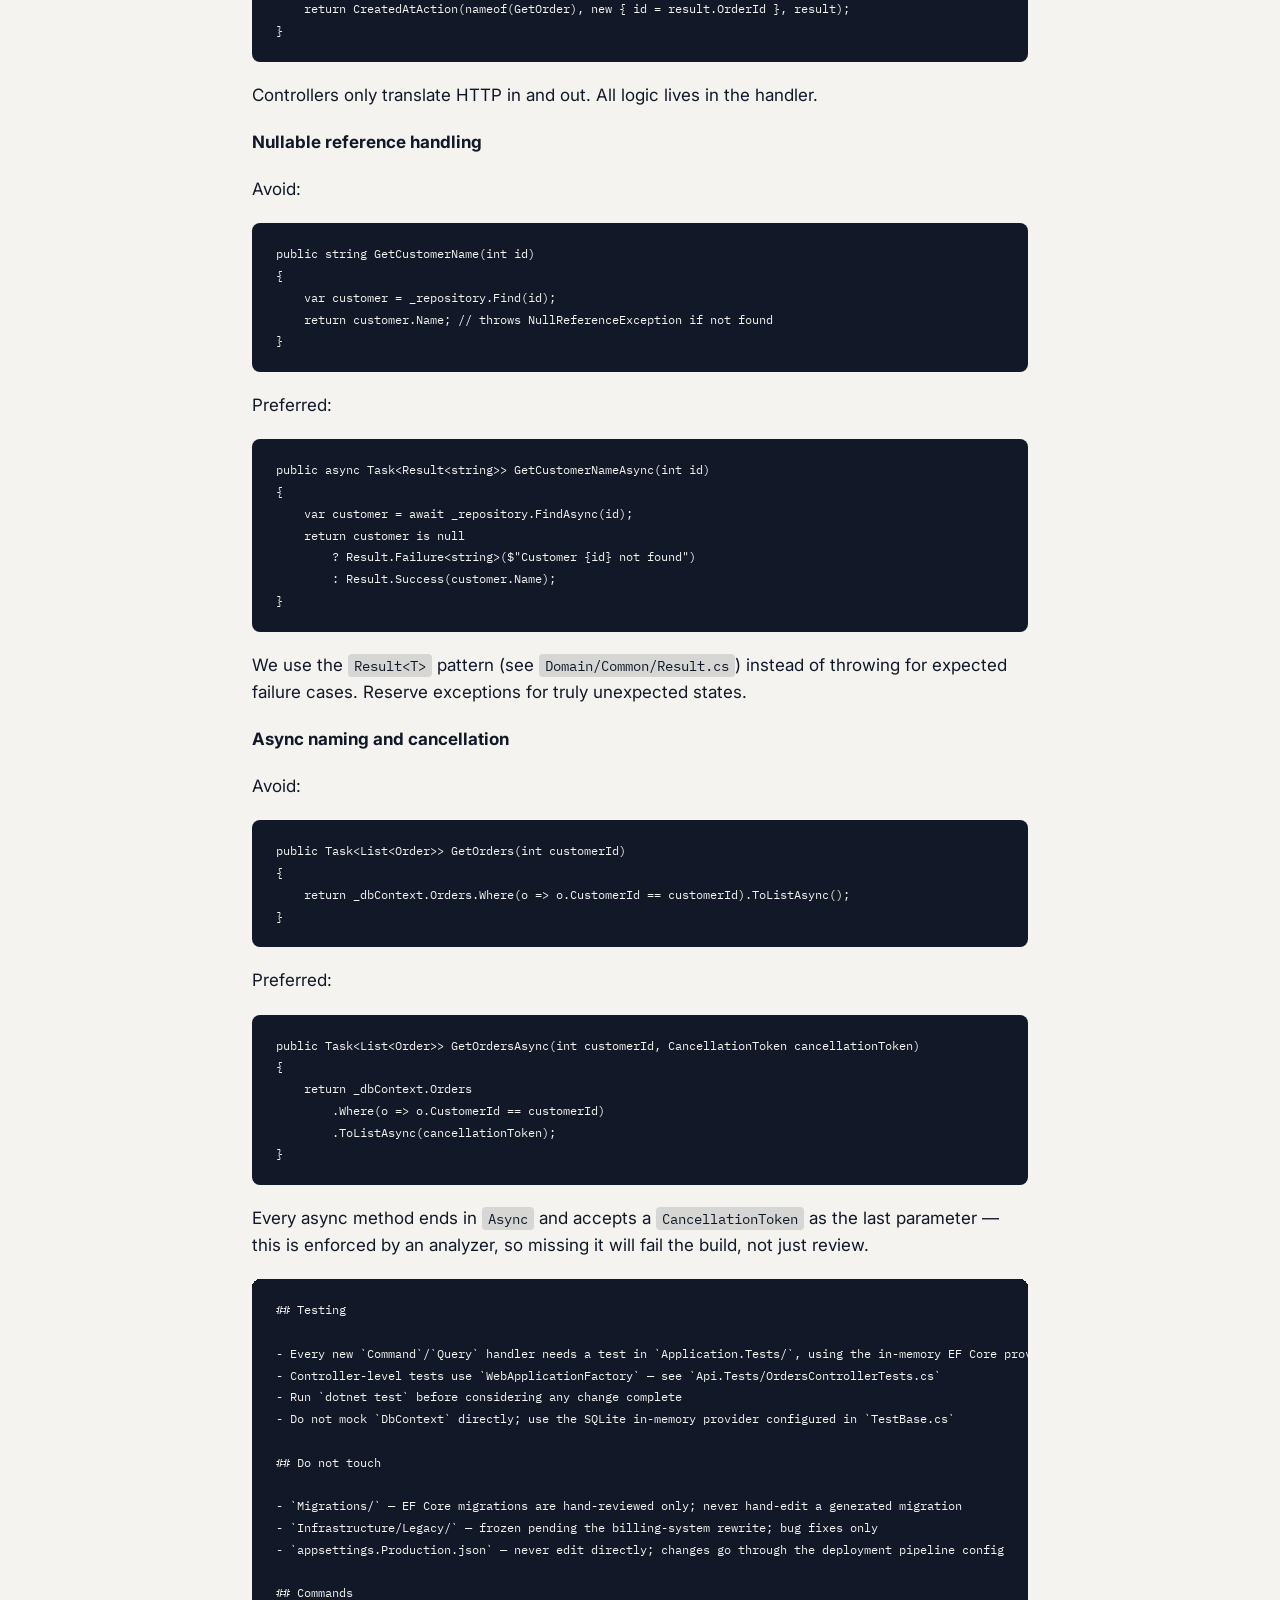
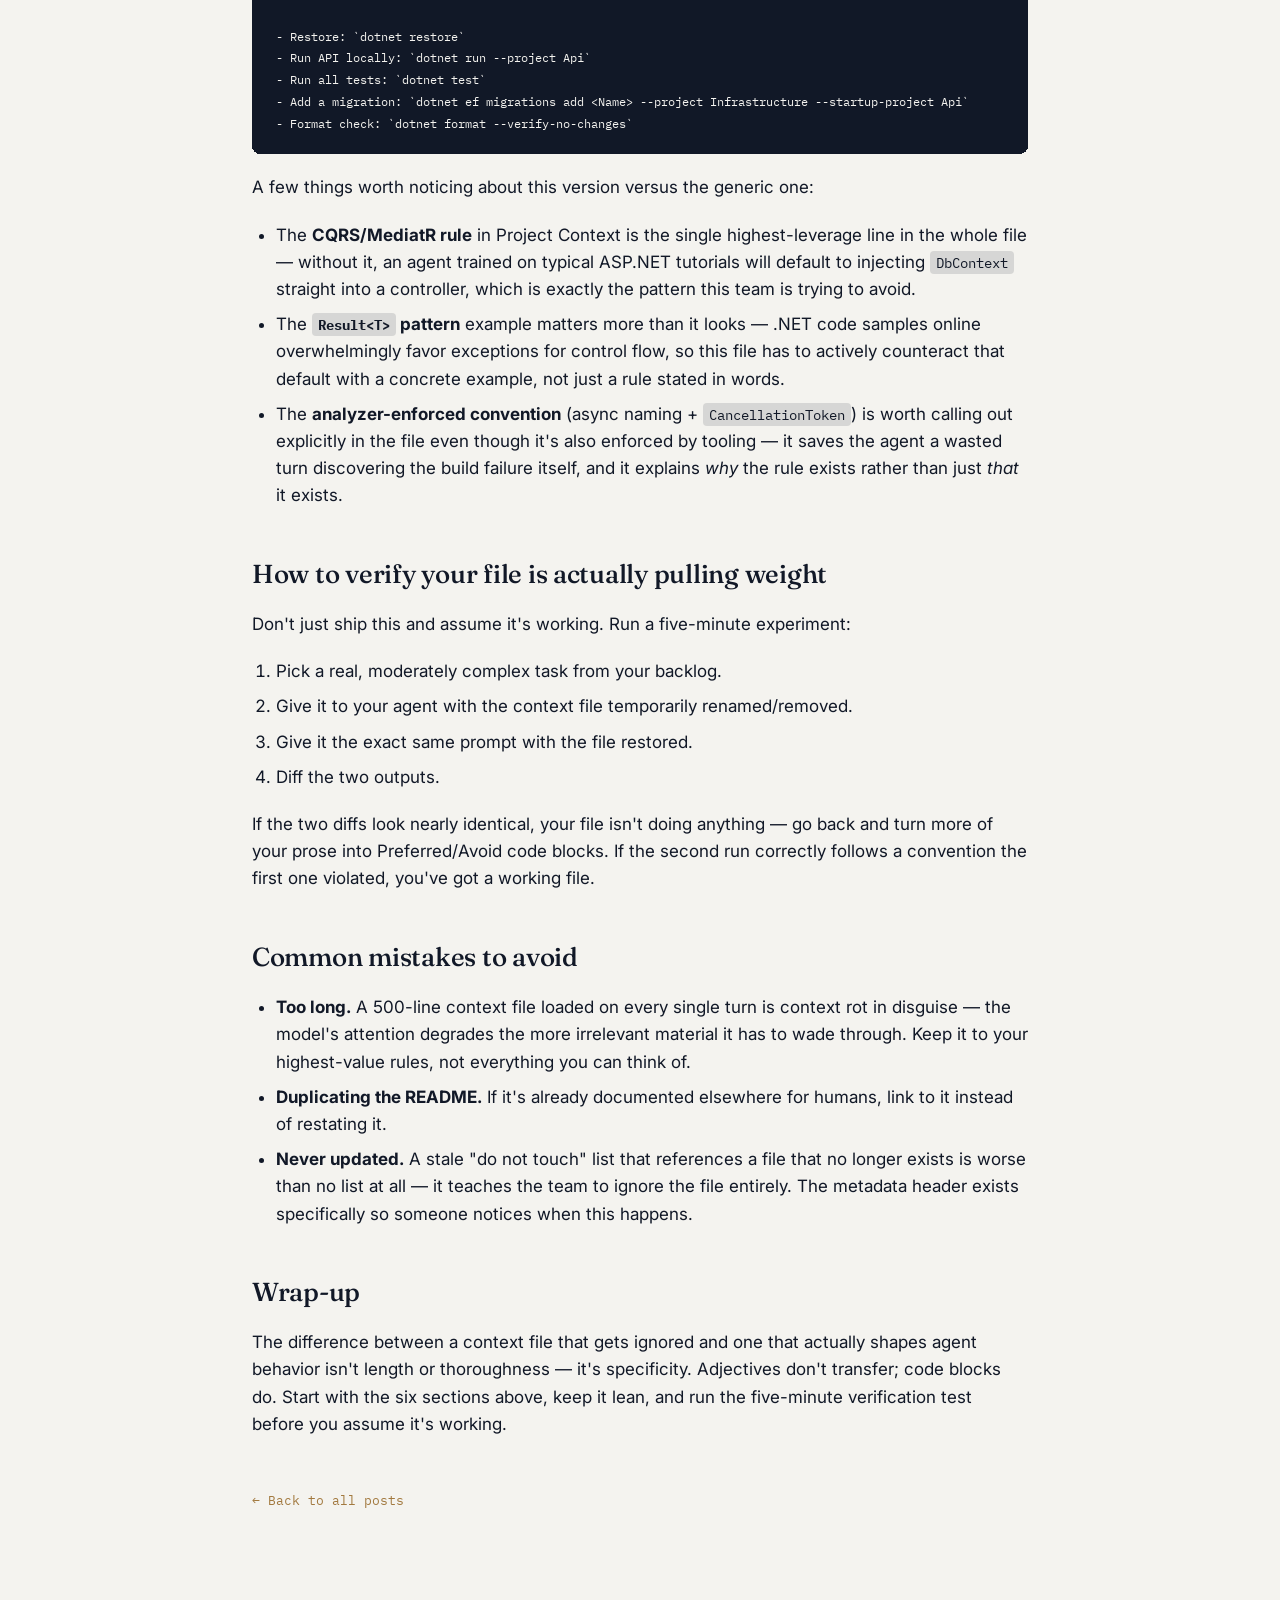
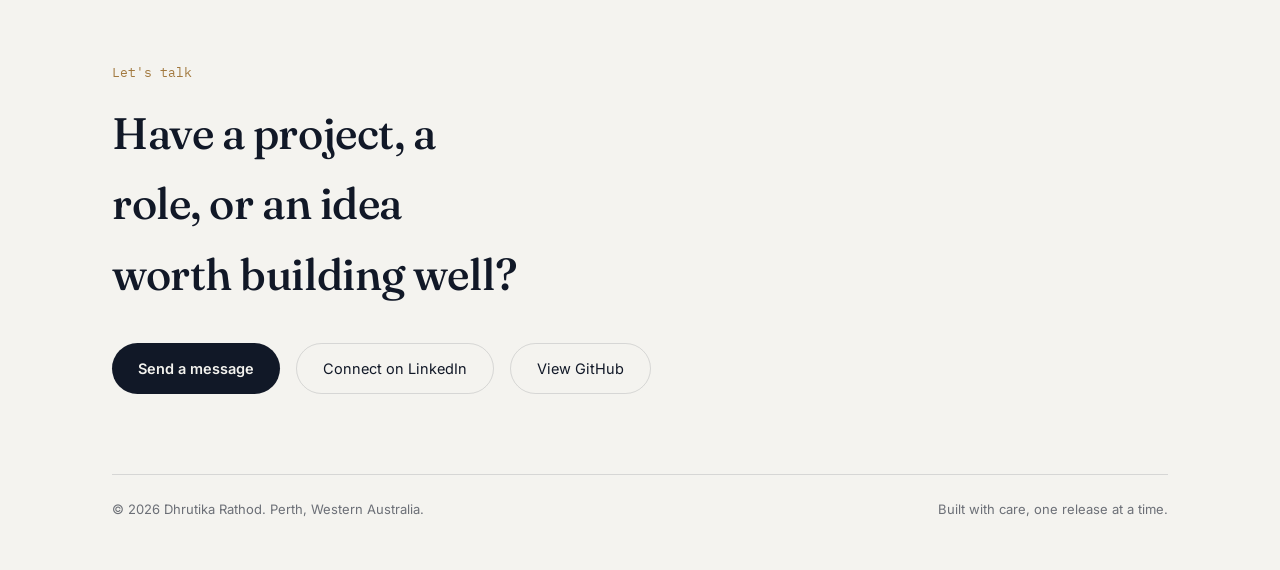
<file: blog/agents-md-template.html>
<!DOCTYPE html>
<html lang="en">
<head>
<meta charset="UTF-8">
<meta name="viewport" content="width=device-width, initial-scale=1.0">
<title>A Working CLAUDE.md/AGENTS.md Template You Can Copy Today | Dhrutika Rathod</title>
<meta name="description" content="A copy-pasteable CLAUDE.md/AGENTS.md template with real Preferred/Avoid examples in JS and .NET, plus how to verify the file is actually working.">
<link rel="preconnect" href="https://fonts.googleapis.com">
<link rel="preconnect" href="https://fonts.gstatic.com" crossorigin>
<link href="https://fonts.googleapis.com/css2?family=Fraunces:opsz,wght@9..144,400;9..144,500;9..144,600;9..144,680&family=IBM+Plex+Mono:wght@400;500&family=Inter:wght@400;500;600;700&display=swap" rel="stylesheet">
<link rel="stylesheet" href="../assets/style.css">
<style>
  .post-body pre {
    background: var(--ink);
    color: var(--paper);
    padding: 20px 24px;
    border-radius: 8px;
    overflow-x: auto;
    font-family: 'IBM Plex Mono', monospace;
    font-size: 0.85rem;
    line-height: 1.6;
    margin: 20px 0;
  }
  .post-body code {
    font-family: 'IBM Plex Mono', monospace;
    font-size: 0.85em;
  }
  .post-body :not(pre) > code {
    background: var(--line, #eee);
    padding: 2px 6px;
    border-radius: 4px;
  }
  .post-body h3 {
    margin-top: 36px;
  }
</style>
</head>
<body>

<nav>
  <div class="wrap">
    <div class="brand"><a href="../index.html" style="text-decoration:none; color:inherit;">Dhrutika<span>.</span>Rathod</a></div>
    <div class="navlinks">
      <a href="../index.html#work">Work</a>
      <a href="../index.html#experience">Experience</a>
      <a href="../index.html#skills">Skills</a>
      <a href="../blog.html">Blog</a>
    </div>
    <a class="nav-cta" href="../contact.html">Get in touch</a>
  </div>
</nav>

<header class="post-hero">
  <div class="wrap-narrow">
    <div class="post-date mono">SEPTEMBER 2026</div>
    <h1>A Working CLAUDE.md/AGENTS.md Template You Can Copy Today</h1>
  </div>
</header>

<article class="post-body">
  <div class="wrap-narrow">

    <p>If you've added a <code>CLAUDE.md</code> or <code>AGENTS.md</code> file to your repo and felt like your coding agent still ignores half of it, you're not alone. Most of these files are just vague prose — "write clean code," "follow best practices," "use good error handling" — and vague prose doesn't change agent behavior any more than it changes a new hire's behavior on day one.</p>

    <p>The fix isn't a longer file. It's a <em>differently structured</em> one. Below is a template you can copy straight into your repo today, plus the reasoning behind each section so you're not just cargo-culting it.</p>

    <h2>Why most AGENTS.md files fail</h2>

    <p>Here's the pattern almost everyone starts with:</p>

<pre><code>## Code style
- Write clean, maintainable code
- Use good error handling
- Follow best practices</code></pre>

    <p>None of this is wrong, exactly. It's just useless to a model. "Good error handling" means nothing without a concrete shape to imitate. Compare that to this:</p>

<pre><code>## Error handling

### Avoid
catch (e) {
  console.log(e);
}

### Preferred
catch (e) {
  logger.error('checkout.payment_failed', { orderId, cause: e });
  throw new PaymentError(orderId, e);
}</code></pre>

    <p>The second version gives the model an actual pattern to pattern-match against — a logger call with a namespaced event, structured metadata, and a typed error thrown upward. That's the single biggest lever in this whole exercise: <strong>replace adjectives with code blocks.</strong></p>

    <h2>The anatomy of a file that actually works</h2>

    <p>A good context file has six parts, in this order:</p>

    <ul>
      <li><strong>Metadata header</strong> — so humans (and eventually you, in six months) know if the file is still trustworthy</li>
      <li><strong>Project context</strong> — stack, architecture, and the non-obvious constraints a new engineer wouldn't guess</li>
      <li><strong>Coding conventions</strong> — Preferred/Avoid blocks, not adjectives</li>
      <li><strong>Testing requirements</strong> — what "done" actually means in your repo</li>
      <li><strong>Do-not-touch list</strong> — the fastest way to prevent a confidently wrong 200-line diff</li>
      <li><strong>Command reference</strong> — how to build, test, and lint, so the agent isn't guessing or hallucinating flags</li>
    </ul>

    <p>Let's build the file section by section.</p>

    <h3>1. Metadata header</h3>

<pre><code>---
last_updated: 2026-09-14
owner: platform-team
scope: global
review_cadence: quarterly
---</code></pre>

    <p>This looks like overhead, but it's the difference between a file that rots silently and one that gets maintained. When a rule looks outdated, whoever finds it knows exactly who to ping. Without this, stale context files just accumulate contradictions nobody catches until an agent trips on one.</p>

    <h3>2. Project context</h3>

    <p>This section exists to state the things a competent engineer would otherwise have to reverse-engineer from the codebase — especially anything that goes <em>against</em> the obvious default.</p>

<pre><code>## Project context

- Stack: Node.js 20, Express, PostgreSQL (raw SQL via `pg`, no ORM — see ADR-014)
- Monorepo managed with pnpm workspaces
- Auth: sessions via `iron-session`, not JWTs — do not introduce JWT-based auth
- All API responses follow the envelope in `src/lib/response.ts`; never return raw objects from route handlers</code></pre>

    <p>Notice the ORM line. Any model trained broadly will default to reaching for an ORM the moment it touches a database. Stating the constraint <em>and</em> pointing to the reasoning (an ADR link) heads that off before it happens.</p>

    <h3>3. Coding conventions (Preferred/Avoid blocks)</h3>

    <p>Pick your 3-5 highest-value conventions — the ones that actually recur in every PR — rather than trying to cover everything. More isn't better here; it's context rot.</p>

    <p><strong>API responses</strong></p>
    <p>Avoid:</p>
<pre><code>res.json({ id: user.id, name: user.name });</code></pre>
    <p>Preferred:</p>
<pre><code>res.json(successResponse({ id: user.id, name: user.name }));</code></pre>

    <p><strong>Async error handling</strong></p>
    <p>Avoid:</p>
<pre><code>app.get('/users/:id', async (req, res) => {
  const user = await getUser(req.params.id);
  res.json(user);
});</code></pre>
    <p>Preferred:</p>
<pre><code>app.get('/users/:id', asyncHandler(async (req, res) => {
  const user = await getUser(req.params.id);
  res.json(successResponse(user));
}));</code></pre>

    <p><strong>Naming</strong></p>
    <p>Avoid:</p>
<pre><code>const d = new Date();
const u = await getUser(id);
function calc(x, y) { return x * y * 0.08; }</code></pre>
    <p>Preferred:</p>
<pre><code>const requestTimestamp = new Date();
const user = await getUser(id);
function calculateSalesTax(subtotal, taxRate = 0.08) {
  return subtotal * taxRate;
}</code></pre>

    <p><strong>Dependency access</strong></p>
    <p>Avoid:</p>
<pre><code>import { db } from '../../../lib/db';

export async function getOrders(userId) {
  return db.query('SELECT * FROM orders WHERE user_id = $1', [userId]);
}</code></pre>
    <p>Preferred:</p>
<pre><code>import { OrdersRepository } from './orders.repository';

export async function getOrders(userId, ordersRepo = new OrdersRepository()) {
  return ordersRepo.findByUserId(userId);
}</code></pre>
    <p>(Repos are injectable so tests can pass a fake — see <code>tests/api/orders.test.ts</code> for the pattern.)</p>

    <p>Each pair takes about 30 seconds to write and saves you from re-explaining the same thing in code review, repeatedly, forever.</p>

    <h3>4. Testing requirements</h3>

    <p>Be specific about what "done" means. "Write tests" is not a requirement an agent (or a junior engineer) can act on.</p>

<pre><code>## Testing

- Every new route handler needs an integration test in `tests/api/`, following the pattern in `tests/api/users.test.ts`
- Run `pnpm test:unit` before considering any change complete
- Do not mock the database in integration tests — use the test containers setup in `tests/setup.ts`
- Minimum coverage for new files: 80% (checked in CI, not enforced locally, but treat it as a gate)</code></pre>

    <h3>5. Do-not-touch list</h3>

    <p>This is the highest-leverage section for preventing damage, and the one most files skip entirely.</p>

<pre><code>## Do not touch

- `migrations/` — migrations are hand-reviewed only; never generate or edit these
- `src/legacy/billing/` — frozen code pending a rewrite; bug fixes only, no refactors
- `.github/workflows/` — CI changes require a platform-team review; flag instead of editing directly</code></pre>

    <p>If you've ever had an agent "helpfully" refactor a file that was explicitly untouchable, this section is why it happened — nobody told it not to.</p>

    <h3>6. Command reference</h3>

<pre><code>## Commands

- Install: `pnpm install`
- Run dev server: `pnpm dev`
- Run all tests: `pnpm test`
- Run a single test file: `pnpm test -- tests/api/users.test.ts`
- Lint: `pnpm lint`
- Type check: `pnpm typecheck`</code></pre>

    <p>Trivial, but it removes an entire category of wasted agent turns spent guessing your package.json scripts.</p>

    <h2>The full template</h2>

    <p>Here's everything assembled — copy this, then replace every line with your own project's specifics.</p>

<pre><code>---
last_updated: YYYY-MM-DD
owner: team-name
scope: global
review_cadence: quarterly
---

## Project context

- Stack: [languages, frameworks, database]
- Architecture: [monorepo/polyrepo, key services]
- Non-obvious constraints: [things that go against the default assumption]

## Conventions

### [Convention name]
Avoid:
[bad example]

Preferred:
[good example]

(repeat for 3-5 highest-value conventions)

## Testing

- [what every change requires]
- [how to run tests]
- [coverage or quality gates]

## Do not touch

- [path]: [reason]
- [path]: [reason]

## Commands

- Install: [command]
- Dev: [command]
- Test: [command]
- Lint: [command]</code></pre>

    <h2>A real-world example: ASP.NET Core project</h2>

    <p>The template above is deliberately generic. Here's what it looks like filled in for an actual project — a mid-sized ASP.NET Core Web API with Entity Framework Core and a Clean Architecture-style layout. Use this as a second reference point alongside the generic template; between the two you should be able to adapt this to pretty much any stack.</p>

<pre><code>---
last_updated: 2026-09-14
owner: payments-team
scope: global
review_cadence: quarterly
---

## Project context

- Stack: .NET 8, ASP.NET Core Web API, EF Core 8, SQL Server
- Architecture: Clean Architecture — `Api/`, `Application/`, `Domain/`, `Infrastructure/`
- CQRS via MediatR — every write is a `Command`, every read is a `Query`, handled in `Application/`
- Do not call EF Core directly from controllers — always go through a MediatR handler
- Validation via FluentValidation, wired in automatically through a MediatR pipeline behavior
- Dependency injection only — no `new SomeService()` inside business logic; register in `Program.cs`</code></pre>

    <p><strong>Controllers stay thin</strong></p>
    <p>Avoid:</p>
<pre><code>[HttpPost]
public async Task&lt;IActionResult&gt; CreateOrder(CreateOrderDto dto)
{
    var order = new Order { CustomerId = dto.CustomerId, Total = dto.Total };
    _dbContext.Orders.Add(order);
    await _dbContext.SaveChangesAsync();
    return Ok(order);
}</code></pre>
    <p>Preferred:</p>
<pre><code>[HttpPost]
public async Task&lt;IActionResult&gt; CreateOrder(CreateOrderCommand command)
{
    var result = await _mediator.Send(command);
    return CreatedAtAction(nameof(GetOrder), new { id = result.OrderId }, result);
}</code></pre>
    <p>Controllers only translate HTTP in and out. All logic lives in the handler.</p>

    <p><strong>Nullable reference handling</strong></p>
    <p>Avoid:</p>
<pre><code>public string GetCustomerName(int id)
{
    var customer = _repository.Find(id);
    return customer.Name; // throws NullReferenceException if not found
}</code></pre>
    <p>Preferred:</p>
<pre><code>public async Task&lt;Result&lt;string&gt;&gt; GetCustomerNameAsync(int id)
{
    var customer = await _repository.FindAsync(id);
    return customer is null
        ? Result.Failure&lt;string&gt;($"Customer {id} not found")
        : Result.Success(customer.Name);
}</code></pre>
    <p>We use the <code>Result&lt;T&gt;</code> pattern (see <code>Domain/Common/Result.cs</code>) instead of throwing for expected failure cases. Reserve exceptions for truly unexpected states.</p>

    <p><strong>Async naming and cancellation</strong></p>
    <p>Avoid:</p>
<pre><code>public Task&lt;List&lt;Order&gt;&gt; GetOrders(int customerId)
{
    return _dbContext.Orders.Where(o =&gt; o.CustomerId == customerId).ToListAsync();
}</code></pre>
    <p>Preferred:</p>
<pre><code>public Task&lt;List&lt;Order&gt;&gt; GetOrdersAsync(int customerId, CancellationToken cancellationToken)
{
    return _dbContext.Orders
        .Where(o =&gt; o.CustomerId == customerId)
        .ToListAsync(cancellationToken);
}</code></pre>
    <p>Every async method ends in <code>Async</code> and accepts a <code>CancellationToken</code> as the last parameter — this is enforced by an analyzer, so missing it will fail the build, not just review.</p>

<pre><code>## Testing

- Every new `Command`/`Query` handler needs a test in `Application.Tests/`, using the in-memory EF Core provider pattern in `TestBase.cs`
- Controller-level tests use `WebApplicationFactory` — see `Api.Tests/OrdersControllerTests.cs`
- Run `dotnet test` before considering any change complete
- Do not mock `DbContext` directly; use the SQLite in-memory provider configured in `TestBase.cs`

## Do not touch

- `Migrations/` — EF Core migrations are hand-reviewed only; never hand-edit a generated migration
- `Infrastructure/Legacy/` — frozen pending the billing-system rewrite; bug fixes only
- `appsettings.Production.json` — never edit directly; changes go through the deployment pipeline config

## Commands

- Restore: `dotnet restore`
- Run API locally: `dotnet run --project Api`
- Run all tests: `dotnet test`
- Add a migration: `dotnet ef migrations add &lt;Name&gt; --project Infrastructure --startup-project Api`
- Format check: `dotnet format --verify-no-changes`</code></pre>

    <p>A few things worth noticing about this version versus the generic one:</p>

    <ul>
      <li>The <strong>CQRS/MediatR rule</strong> in Project Context is the single highest-leverage line in the whole file — without it, an agent trained on typical ASP.NET tutorials will default to injecting <code>DbContext</code> straight into a controller, which is exactly the pattern this team is trying to avoid.</li>
      <li>The <strong><code>Result&lt;T&gt;</code> pattern</strong> example matters more than it looks — .NET code samples online overwhelmingly favor exceptions for control flow, so this file has to actively counteract that default with a concrete example, not just a rule stated in words.</li>
      <li>The <strong>analyzer-enforced convention</strong> (async naming + <code>CancellationToken</code>) is worth calling out explicitly in the file even though it's also enforced by tooling — it saves the agent a wasted turn discovering the build failure itself, and it explains <em>why</em> the rule exists rather than just <em>that</em> it exists.</li>
    </ul>

    <h2>How to verify your file is actually pulling weight</h2>

    <p>Don't just ship this and assume it's working. Run a five-minute experiment:</p>

    <ol>
      <li>Pick a real, moderately complex task from your backlog.</li>
      <li>Give it to your agent with the context file temporarily renamed/removed.</li>
      <li>Give it the exact same prompt with the file restored.</li>
      <li>Diff the two outputs.</li>
    </ol>

    <p>If the two diffs look nearly identical, your file isn't doing anything — go back and turn more of your prose into Preferred/Avoid code blocks. If the second run correctly follows a convention the first one violated, you've got a working file.</p>

    <h2>Common mistakes to avoid</h2>

    <ul>
      <li><strong>Too long.</strong> A 500-line context file loaded on every single turn is context rot in disguise — the model's attention degrades the more irrelevant material it has to wade through. Keep it to your highest-value rules, not everything you can think of.</li>
      <li><strong>Duplicating the README.</strong> If it's already documented elsewhere for humans, link to it instead of restating it.</li>
      <li><strong>Never updated.</strong> A stale "do not touch" list that references a file that no longer exists is worse than no list at all — it teaches the team to ignore the file entirely. The metadata header exists specifically so someone notices when this happens.</li>
    </ul>

    <h2>Wrap-up</h2>

    <p>The difference between a context file that gets ignored and one that actually shapes agent behavior isn't length or thoroughness — it's specificity. Adjectives don't transfer; code blocks do. Start with the six sections above, keep it lean, and run the five-minute verification test before you assume it's working.</p>

    <p style="margin-top:48px;"><a class="back-link" href="../blog.html">← Back to all posts</a></p>

  </div>
</article>

<footer id="contact">
  <div class="wrap">
    <div class="contact-cta">
      <div class="sec-eyebrow mono">Let's talk</div>
      <h2>Have a project, a role, or an idea worth building well?</h2>
      <div class="contact-links">
        <a class="btn btn-primary" style="background:var(--ink); color:var(--paper);" href="../contact.html">Send a message</a>
        <a class="btn btn-ghost" style="border-color:var(--line); color:var(--ink);" href="https://www.linkedin.com/in/dhrutikarathod" target="_blank" rel="noopener">Connect on LinkedIn</a>
        <a class="btn btn-ghost" style="border-color:var(--line); color:var(--ink);" href="https://github.com/Dhrutika" target="_blank" rel="noopener">View GitHub</a>
      </div>
    </div>
    <div class="foot-bottom">
      <div>© <span id="year"></span> Dhrutika Rathod. Perth, Western Australia.</div>
      <div>Built with care, one release at a time.</div>
    </div>
  </div>
</footer>

<script>
  document.getElementById('year').textContent = new Date().getFullYear();
</script>

</body>
</html>
</file>
<file: assets/style.css>
:root{
    --ink:#111827;
    --ink-soft:#1a2338;
    --paper:#f4f3ef;
    --paper-alt:#e9e6dd;
    --card:#fbfaf7;
    --line: rgba(17,24,39,0.13);
    --line-dark: rgba(244,243,239,0.16);
    --teal:#a2793f;
    --teal-bright:#cda15f;
    --rust:#8c5a2b;
    --gold:#cda15f;
    --text-dim: rgba(17,24,39,0.6);
    --text-dim-dark: rgba(244,243,239,0.62);
  }
  *{box-sizing:border-box;}
  html{scroll-behavior:smooth;}
  body{
    margin:0;
    background:var(--paper);
    color:var(--ink);
    font-family:'Inter', -apple-system, sans-serif;
    font-size:16px;
    line-height:1.6;
  }
  ::selection{ background:var(--teal); color:#fff; }
  a{ color:inherit; }
  img,svg{ display:block; max-width:100%; }

  .wrap{ max-width:1120px; margin:0 auto; padding:0 32px; }
  .wrap-narrow{ max-width:840px; margin:0 auto; padding:0 32px; }

  h1,h2,h3{ font-family:'Fraunces', serif; font-weight:500; margin:0; letter-spacing:-0.01em; }
  .mono{ font-family:'IBM Plex Mono', monospace; }

  /* ---------- NAV ---------- */
  nav{
    position:sticky; top:0; z-index:50;
    background:rgba(242,239,228,0.9);
    backdrop-filter: blur(8px);
    border-bottom:1px solid var(--line);
  }
  nav .wrap{ display:flex; align-items:center; justify-content:space-between; height:68px; }
  .brand{ font-family:'Fraunces', serif; font-size:19px; font-weight:600; }
  .brand span{ color:var(--teal); }
  .navlinks{ display:flex; gap:30px; font-size:14px; }
  .navlinks a{ text-decoration:none; color:var(--ink); opacity:0.7; transition:opacity .15s; }
  .navlinks a:hover{ opacity:1; }
  .nav-cta{
    border:1px solid var(--ink); border-radius:999px;
    padding:8px 18px; font-size:13.5px; text-decoration:none;
    transition: background .15s, color .15s;
  }
  .nav-cta:hover{ background:var(--ink); color:var(--paper); }
  a:focus-visible, button:focus-visible{ outline:2px solid var(--teal); outline-offset:3px; }

  /* ---------- HERO ---------- */
  header.hero{
    position:relative;
    background:var(--ink);
    color:var(--paper);
    padding:120px 0 100px;
    overflow:hidden;
  }
  .hero-lines{ position:absolute; inset:0; opacity:0.5; pointer-events:none; }
  .hero-inner{ position:relative; z-index:2; }
  .hero-eyebrow{
    font-family:'IBM Plex Mono', monospace;
    font-size:13px;
    color:var(--teal-bright);
    margin-bottom:22px;
    display:flex; align-items:center; gap:10px;
  }
  .hero-eyebrow .dot{ width:7px; height:7px; border-radius:50%; background:var(--gold); display:inline-block; }
  .hero h1{
    font-size:clamp(46px, 6.8vw, 84px);
    line-height:1.02;
    color:var(--paper);
    max-width:15ch;
  }
  .hero h1 em{ font-style:italic; color:var(--teal-bright); }
  .hero-role{
    margin-top:26px;
    font-size:20px;
    color:var(--text-dim-dark);
    max-width:52ch;
  }
  .hero-links{ margin-top:38px; display:flex; gap:14px; flex-wrap:wrap; }
  .btn{
    font-size:14.5px; text-decoration:none; padding:13px 26px; border-radius:999px;
    display:inline-flex; align-items:center; gap:8px;
    transition: transform .15s, background .15s;
  }
  .btn-primary{ background:var(--teal-bright); color:var(--ink); font-weight:600; }
  .btn-primary:hover{ transform:translateY(-2px); }
  .btn-ghost{ border:1px solid var(--line-dark); color:var(--paper); }
  .btn-ghost:hover{ border-color:var(--teal-bright); }

  .hero-stats{
    margin-top:72px;
    display:grid; grid-template-columns:repeat(4,1fr);
    border-top:1px solid var(--line-dark);
    padding-top:28px;
  }
  .hstat b{ font-family:'Fraunces', serif; font-size:30px; font-weight:500; display:block; color:var(--paper); }
  .hstat span{ font-size:13px; color:var(--text-dim-dark); }

  /* ---------- SECTION shared ---------- */
  section{ padding:100px 0; }
  .sec-head{ margin-bottom:52px; }
  .sec-eyebrow{ font-family:'IBM Plex Mono', monospace; font-size:13px; color:var(--teal); margin-bottom:14px; }
  .sec-head h2{ font-size:38px; max-width:18ch; }
  .sec-sub{ margin-top:14px; font-size:16px; color:var(--text-dim); max-width:56ch; }

  .band-alt{ background:var(--paper-alt); }

  /* ---------- SUMMARY ---------- */
  .summary-grid{ display:grid; grid-template-columns: 1fr 1.4fr; gap:60px; }
  .summary-grid p{ font-size:18px; }
  .summary-grid p + p{ margin-top:16px; }
  .pull{
    font-family:'Fraunces', serif; font-size:24px; line-height:1.3;
    border-left:2px solid var(--teal); padding-left:24px;
  }

  /* ---------- FEATURED PROJECTS ---------- */
  .proj-cards{ display:flex; flex-direction:column; gap:2px; }
  .proj-card{
    background:var(--card);
    border:1px solid var(--line);
    padding:44px;
    display:grid; grid-template-columns: 90px 1fr 220px;
    gap:36px;
    transition: border-color .15s;
  }
  .proj-card:hover{ border-color:var(--teal); }
  .proj-card + .proj-card{ margin-top:20px; }
  .proj-index{ font-family:'IBM Plex Mono', monospace; font-size:14px; color:var(--teal); }
  .proj-title{ font-size:24px; margin-bottom:6px; }
  .proj-org{ font-size:14px; color:var(--text-dim); margin-bottom:16px; font-family:'IBM Plex Mono', monospace; }
  .proj-desc{ font-size:15px; color:var(--ink); max-width:62ch; }
  .proj-tags{ margin-top:18px; display:flex; flex-wrap:wrap; gap:8px; }
  .tag{ font-size:12px; font-family:'IBM Plex Mono', monospace; padding:5px 11px; border:1px solid var(--line); border-radius:999px; color:var(--text-dim); }
  .proj-metrics{ display:flex; flex-direction:column; gap:16px; justify-content:center; border-left:1px solid var(--line); padding-left:32px; }
  .metric b{ display:block; font-family:'Fraunces', serif; font-size:26px; color:var(--teal); }
  .metric span{ font-size:12.5px; color:var(--text-dim); }

  @media (max-width:840px){
    .proj-card{ grid-template-columns:1fr; }
    .proj-metrics{ border-left:none; padding-left:0; border-top:1px solid var(--line); padding-top:20px; flex-direction:row; gap:32px; }
  }

  /* ---------- PROJECT TILES ---------- */
  .tiles-grid{ display:grid; grid-template-columns:repeat(3,1fr); gap:1px; background:var(--line); border:1px solid var(--line); }
  .tile{
    background:var(--card);
    padding:30px 28px;
    display:flex; flex-direction:column; gap:18px;
    min-height:168px;
    transition: background .15s;
  }
  .tile:hover{ background:var(--paper); }
  .tile-top{ display:flex; justify-content:space-between; align-items:flex-start; gap:12px; }
  .tile-index{ font-family:'IBM Plex Mono', monospace; font-size:12px; color:var(--teal); }
  .tile-date{ font-family:'IBM Plex Mono', monospace; font-size:11px; color:var(--text-dim); text-align:right; white-space:nowrap; }
  .tile-name{ font-family:'Fraunces', serif; font-size:18px; line-height:1.25; margin-top:auto; }

  @media (max-width:840px){ .tiles-grid{ grid-template-columns:1fr 1fr; } }
  @media (max-width:560px){ .tiles-grid{ grid-template-columns:1fr; } }

  /* ---------- NUMBERS ---------- */
  .numbers-band{ background:var(--ink); color:var(--paper); }
  .numbers-band .sec-eyebrow{ color:var(--teal-bright); }
  .numbers-band .sec-head h2{ color:var(--paper); }
  .numbers-band .sec-sub{ color:var(--text-dim-dark); }
  .numbers-grid{ display:grid; grid-template-columns:repeat(4,1fr); gap:1px; background:var(--line-dark); border:1px solid var(--line-dark); }
  .numbers-grid-3{ grid-template-columns:repeat(3,1fr); }
  .num-cell{ background:var(--ink); padding:38px 30px; }
  .num-cell b{ display:block; font-family:'Fraunces', serif; font-size:46px; font-weight:500; color:var(--teal-bright); line-height:1; }
  .num-cell span{ display:block; margin-top:12px; font-size:14px; color:var(--text-dim-dark); max-width:22ch; }

  @media (max-width:840px){ .numbers-grid-3{ grid-template-columns:1fr 1fr; } .numbers-grid{ grid-template-columns:1fr 1fr; } }
  @media (max-width:560px){ .numbers-grid, .numbers-grid-3{ grid-template-columns:1fr; } }

  /* ---------- TIMELINE (condensed) ---------- */
  .timeline{ position:relative; padding-left:32px; border-left:1px solid var(--line); }
  .tl-item{ position:relative; padding-bottom:44px; }
  .tl-item:last-child{ padding-bottom:0; }
  .tl-item::before{
    content:''; position:absolute; left:-37px; top:6px;
    width:11px; height:11px; border-radius:50%;
    background:var(--paper); border:2px solid var(--teal);
  }
  .tl-date{ font-family:'IBM Plex Mono', monospace; font-size:12.5px; color:var(--text-dim); margin-bottom:6px; }
  .tl-role{ font-size:21px; }
  .tl-org{ color:var(--teal); font-size:14.5px; margin-top:2px; margin-bottom:10px; }
  .tl-desc{ font-size:14.5px; color:var(--text-dim); max-width:66ch; }

  /* ---------- SKILLS as cloud ---------- */
  .skill-groups{ display:grid; grid-template-columns:repeat(3,1fr); gap:36px; }
  .skill-group h3{ font-size:13px; font-family:'IBM Plex Mono', monospace; color:var(--teal); font-weight:400; margin-bottom:14px; }
  .cloud{ display:flex; flex-wrap:wrap; gap:8px; }
  .cloud span{ font-size:13.5px; padding:7px 13px; background:var(--card); border:1px solid var(--line); border-radius:8px; }

  @media (max-width:840px){ .skill-groups{ grid-template-columns:1fr 1fr; } }
  @media (max-width:560px){ .skill-groups{ grid-template-columns:1fr; } }

  /* ---------- RECOGNITION strip ---------- */
  .rec-grid{ display:grid; grid-template-columns:repeat(2,1fr); gap:1px; background:var(--line); border:1px solid var(--line); }
  .rec-cell{ background:var(--card); padding:30px 34px; }
  .rec-cell h4{ font-family:'Fraunces', serif; font-size:18px; font-weight:500; margin:0 0 10px; }
  .rec-cell ul{ margin:0; padding-left:18px; font-size:14.5px; color:var(--text-dim); }
  .rec-cell li{ margin-bottom:7px; }

  /* ---------- CREDS ---------- */
  .creds-grid{ display:grid; grid-template-columns:1fr 1fr; gap:60px; }
  .creds-grid h3{ font-size:13px; font-family:'IBM Plex Mono', monospace; color:var(--teal); font-weight:400; margin-bottom:18px; }
  .cred-item{ padding:16px 0; border-bottom:1px solid var(--line); }
  .cred-item:last-child{ border-bottom:none; }
  .cred-item .t1{ font-size:15.5px; font-weight:500; }
  .cred-item .t2{ color:var(--text-dim); font-size:13px; margin-top:3px; }

  /* ---------- NOTES / BLOG ---------- */
  .blog-stub{
    background:var(--ink); color:var(--paper);
    padding:64px; border-radius:4px;
    display:grid; grid-template-columns:1fr auto; gap:32px; align-items:center;
  }
  .blog-stub h3{ color:var(--paper); font-size:26px; max-width:20ch; }
  .blog-stub p{ color:var(--text-dim-dark); font-size:14.5px; margin-top:14px; max-width:48ch; }
  @media (max-width:700px){ .blog-stub{ grid-template-columns:1fr; padding:40px 28px; } }

  /* ---------- FOOTER / CONTACT ---------- */
  footer{ padding:90px 0 50px; }
  .contact-cta h2{ font-size:44px; max-width:14ch; }
  .contact-links{ margin-top:34px; display:flex; gap:16px; flex-wrap:wrap; }
  .foot-bottom{
    margin-top:80px; padding-top:24px; border-top:1px solid var(--line);
    display:flex; justify-content:space-between; flex-wrap:wrap; gap:12px;
    font-size:13px; color:var(--text-dim);
  }

  @media (max-width:760px){
    .hero-stats{ grid-template-columns:1fr 1fr; gap:24px 0; }
    .summary-grid{ grid-template-columns:1fr; gap:28px; }
    .navlinks{ display:none; }
    .rec-grid{ grid-template-columns:1fr; }
    .creds-grid{ grid-template-columns:1fr; }
  }

/* ---------- BLOG LIST PAGE ---------- */
.blog-hero{ background:var(--ink); color:var(--paper); padding:90px 0 70px; }
.blog-hero h1{ font-size:clamp(38px,6vw,58px); color:var(--paper); max-width:16ch; }
.blog-hero p{ margin-top:18px; font-size:17px; color:var(--text-dim-dark); max-width:56ch; }
.post-list{ display:flex; flex-direction:column; }
.post-card{
  display:block; text-decoration:none; color:inherit;
  padding:36px 0; border-bottom:1px solid var(--line);
  display:grid; grid-template-columns:140px 1fr; gap:28px;
}
.post-card:first-child{ padding-top:0; }
.post-date{ font-family:'IBM Plex Mono', monospace; font-size:12.5px; color:var(--text-dim); padding-top:4px; }
.post-title{ font-family:'Fraunces', serif; font-size:24px; transition:color .15s; }
.post-card:hover .post-title{ color:var(--teal); }
.post-excerpt{ margin-top:10px; font-size:15px; color:var(--text-dim); max-width:64ch; }
.post-tags{ margin-top:14px; display:flex; gap:8px; flex-wrap:wrap; }
@media (max-width:600px){ .post-card{ grid-template-columns:1fr; gap:6px; } }

/* ---------- SINGLE BLOG POST ---------- */
.post-hero{ background:var(--ink); color:var(--paper); padding:80px 0 56px; }
.post-hero .post-date{ color:var(--text-dim-dark); }
.post-hero h1{ margin-top:14px; font-size:clamp(32px,5vw,48px); color:var(--paper); max-width:22ch; }
.post-body{ padding:70px 0 40px; }
.post-body p{ font-size:17px; margin:0 0 20px; }
.post-body h2{ font-size:26px; margin:44px 0 16px; }
.post-body h3{ font-size:20px; margin:32px 0 14px; }
.post-body ul, .post-body ol{ font-size:17px; margin:0 0 20px; padding-left:24px; }
.post-body li{ margin-bottom:8px; }
.post-body blockquote{
  border-left:2px solid var(--teal); margin:28px 0; padding-left:22px;
  font-family:'Fraunces', serif; font-size:20px; color:var(--ink-soft); font-style:italic;
}
.post-body pre{
  background:var(--ink); color:var(--paper); padding:20px 24px; border-radius:6px;
  overflow-x:auto; font-family:'IBM Plex Mono', monospace; font-size:13.5px; margin:24px 0;
}
.post-body code{ font-family:'IBM Plex Mono', monospace; background:var(--paper-alt); padding:2px 6px; border-radius:4px; font-size:0.9em; }
.post-body pre code{ background:none; padding:0; }
.back-link{ font-family:'IBM Plex Mono', monospace; font-size:13px; color:var(--teal); text-decoration:none; }
.back-link:hover{ text-decoration:underline; }

/* ---------- CONTACT PAGE ---------- */
.contact-hero{ background:var(--ink); color:var(--paper); padding:90px 0 70px; }
.contact-hero h1{ font-size:clamp(36px,5.5vw,54px); color:var(--paper); max-width:16ch; }
.contact-hero p{ margin-top:16px; font-size:17px; color:var(--text-dim-dark); max-width:52ch; }
.contact-layout{ display:grid; grid-template-columns:1fr 1fr; gap:60px; }
.form-group{ margin-bottom:20px; }
.form-group label{ display:block; font-family:'IBM Plex Mono', monospace; font-size:12.5px; color:var(--text-dim); margin-bottom:8px; }
.form-group input, .form-group textarea{
  width:100%; padding:13px 16px; border:1px solid var(--line); border-radius:6px;
  background:var(--card); font-family:'Inter', sans-serif; font-size:15px; color:var(--ink);
}
.form-group textarea{ min-height:140px; resize:vertical; }
.form-group input:focus, .form-group textarea:focus{ outline:2px solid var(--teal); outline-offset:1px; border-color:var(--teal); }
.submit-btn{
  font-family:'Inter',sans-serif; font-weight:600; font-size:14.5px; padding:13px 30px;
  border-radius:999px; border:none; background:var(--ink); color:var(--paper); cursor:pointer;
  transition: transform .15s;
}
.submit-btn:hover{ transform:translateY(-2px); }
.contact-side h3{ font-size:13px; font-family:'IBM Plex Mono', monospace; color:var(--teal); font-weight:400; margin-bottom:16px; }
.contact-side .cred-item .t1{ font-size:16px; }
.form-note{ font-size:13px; color:var(--text-dim); margin-top:14px; }
@media (max-width:840px){ .contact-layout{ grid-template-columns:1fr; gap:36px; } }
</file>
